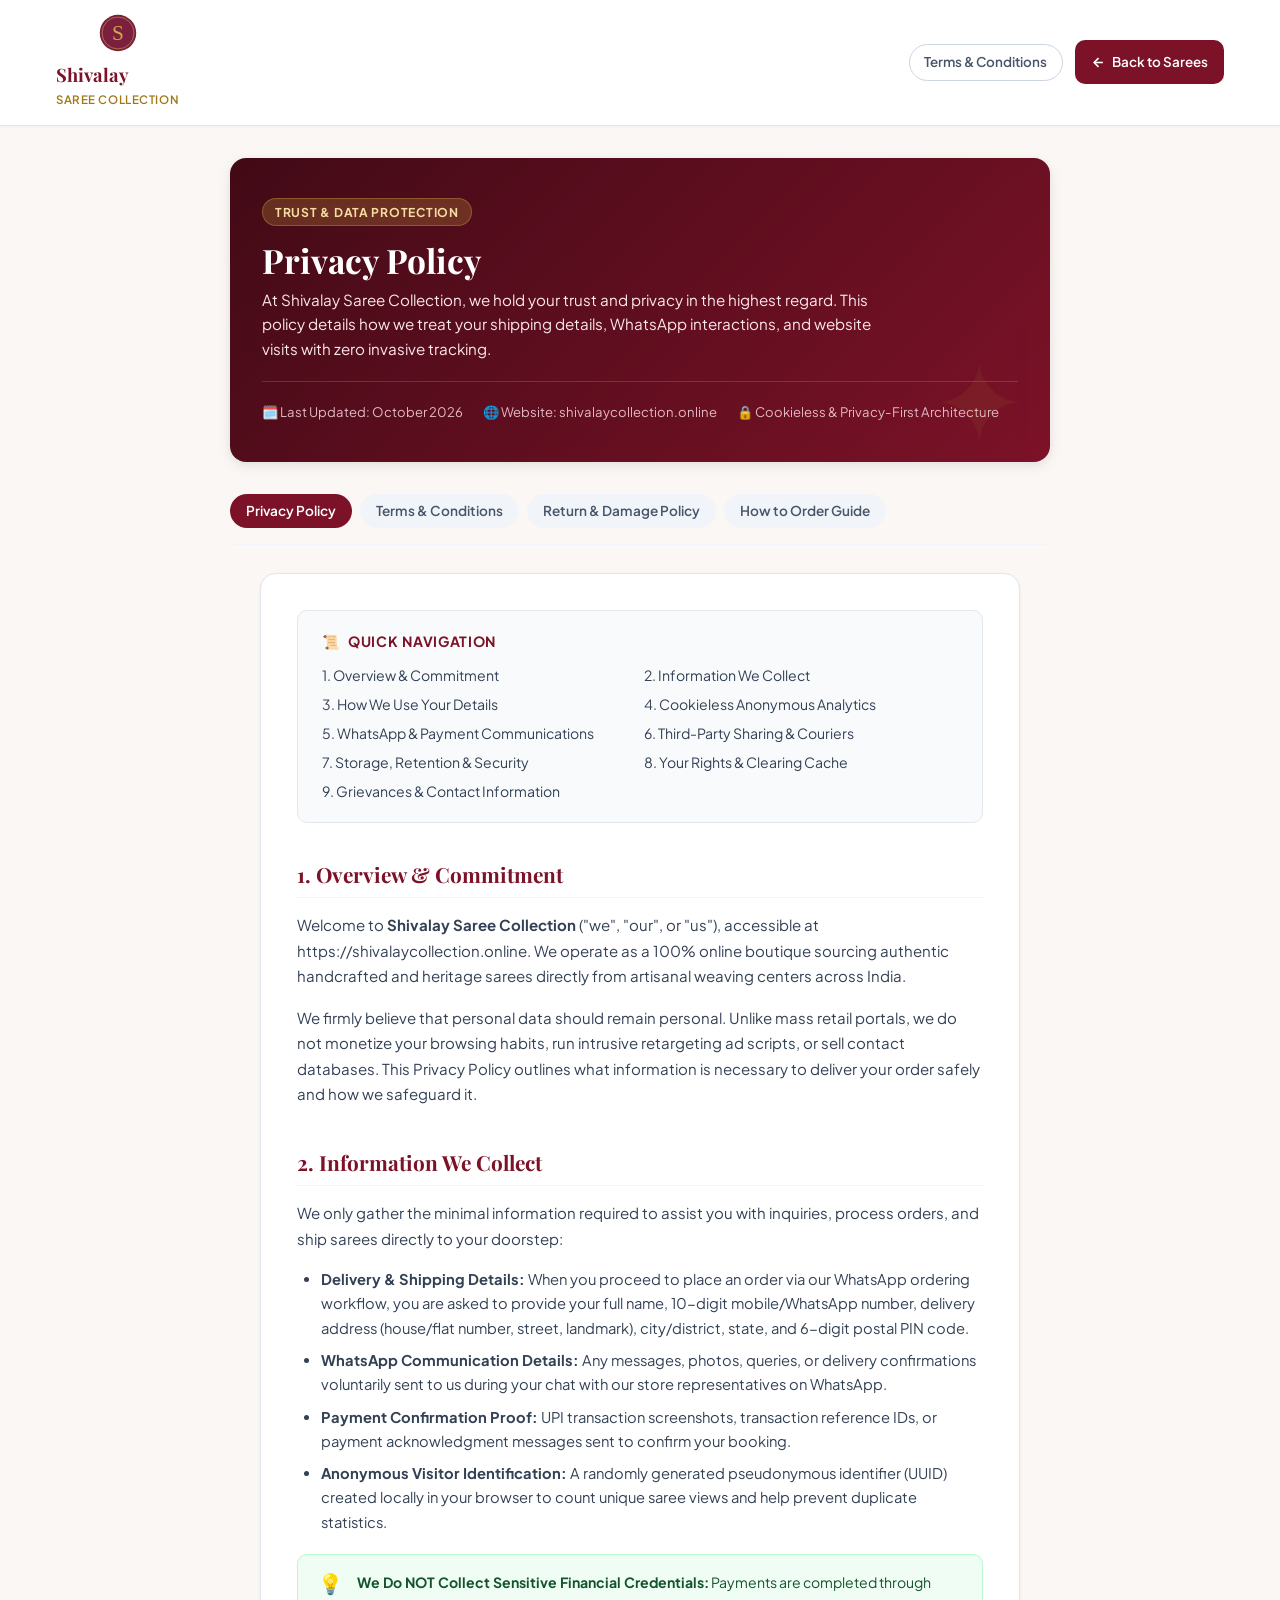
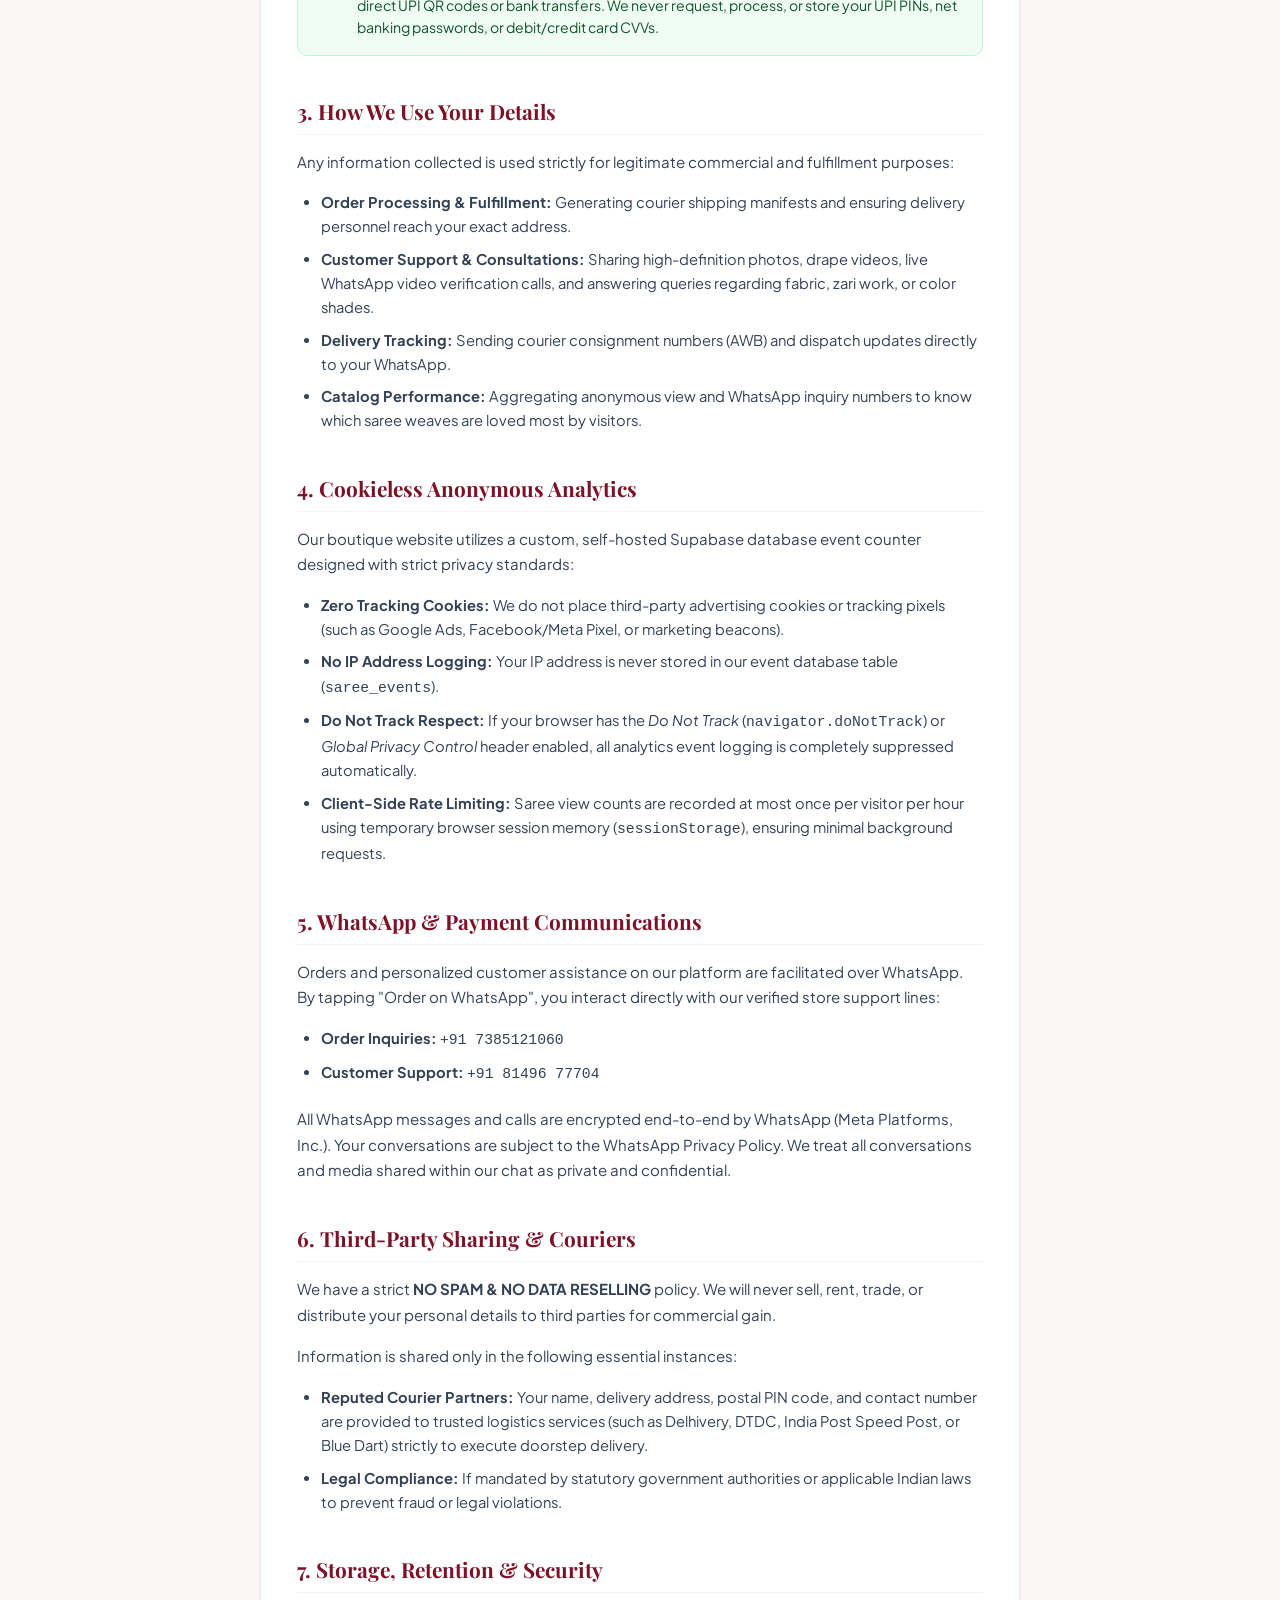
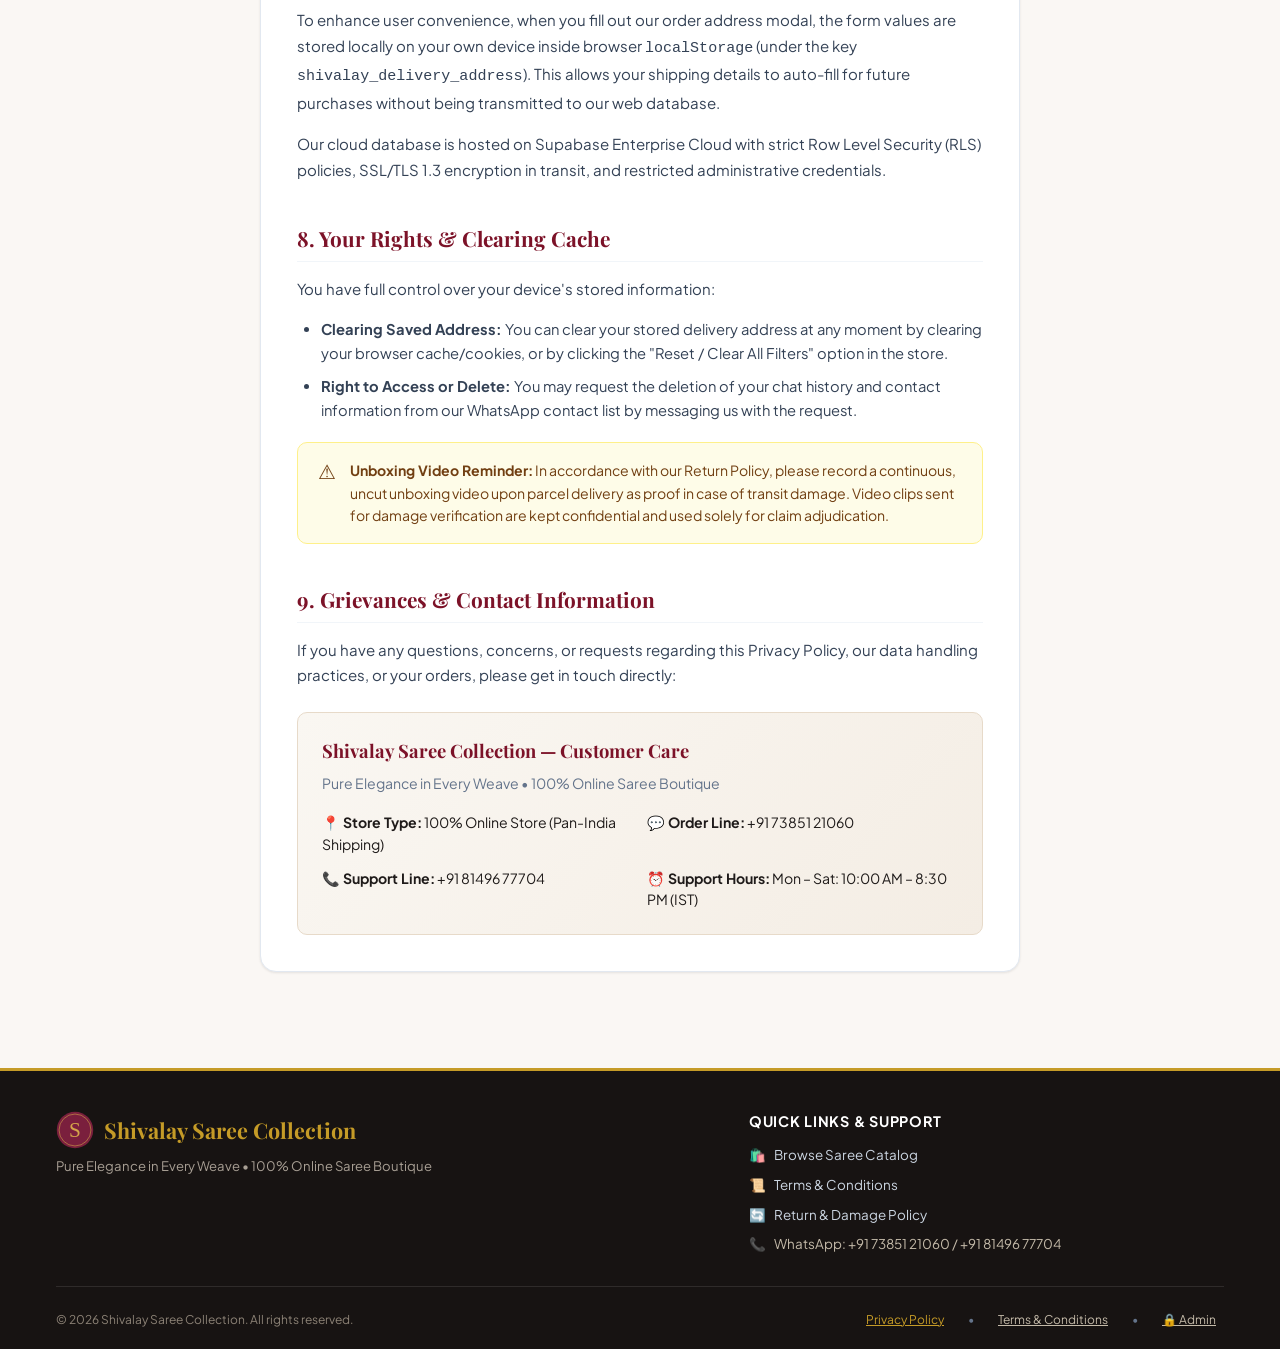
<file: privacy.html>
<!DOCTYPE html>
<html lang="en">

<head>
  <meta charset="UTF-8">
  <meta name="viewport" content="width=device-width, initial-scale=1.0">
  <meta http-equiv="X-UA-Compatible" content="ie=edge">
  <title>Privacy Policy | Shivalay Saree Collection</title>
  <meta name="description"
    content="Read the Privacy Policy of Shivalay Saree Collection. Learn how we handle your shipping details, order inquiries, and anonymous cookieless website metrics with complete privacy and transparency.">
  <meta name="robots" content="index, follow">
  <link rel="canonical" href="https://shivalaycollection.online/privacy.html">

  <!-- Open Graph / WhatsApp Preview -->
  <meta property="og:type" content="website">
  <meta property="og:url" content="https://shivalaycollection.online/privacy.html">
  <meta property="og:title" content="Privacy Policy | Shivalay Saree Collection">
  <meta property="og:description"
    content="Our commitment to safeguarding your privacy, delivery details, and WhatsApp order interactions.">
  <meta property="og:image" content="https://shivalaycollection.online/shivalay-monogram-logo.svg">

  <!-- Favicon -->
  <link rel="icon" type="image/svg+xml" href="/shivalay-monogram-icon.svg">

  <!-- Google Fonts -->
  <link rel="preconnect" href="https://fonts.googleapis.com">
  <link rel="preconnect" href="https://fonts.gstatic.com" crossorigin>
  <link
    href="https://fonts.googleapis.com/css2?family=Playfair+Display:ital,wght@0,500;0,600;0,700;1,400&family=Plus+Jakarta+Sans:wght@300;400;500;600;700&display=swap"
    rel="stylesheet">

  <!-- Stylesheet -->
  <link rel="stylesheet" href="/styles.css">
</head>

<body class="policy-page">

  <!-- Sticky Header -->
  <header class="policy-header">
    <div class="container policy-header-inner">
      <a href="/" data-link class="brand-link" style="display: flex; align-items: center; gap: 0.75rem; text-decoration: none;">
        <img src="/shivalay-monogram-icon.svg" alt="Shivalay Saree Collection Logo" width="38" height="38" style="object-fit: contain;">
        <div>
          <span style="font-family: var(--font-serif); font-size: 1.15rem; font-weight: 700; color: var(--color-primary); display: block; line-height: 1.2;">Shivalay</span>
          <span style="font-size: 0.72rem; color: var(--color-accent-gold-dark); font-weight: 600; letter-spacing: 0.05em; text-transform: uppercase;">Saree Collection</span>
        </div>
      </a>

      <div class="policy-nav-actions">
        <a href="/terms.html" class="btn-secondary-outline" style="padding: 0.45rem 0.9rem; font-size: 0.84rem;">
          Terms & Conditions
        </a>
        <a href="/" data-link class="btn-primary" style="padding: 0.45rem 1rem; font-size: 0.84rem; display: inline-flex; align-items: center; gap: 0.4rem;">
          <svg width="15" height="15" viewBox="0 0 24 24" fill="none" stroke="currentColor" stroke-width="2.5">
            <line x1="19" y1="12" x2="5" y2="12"></line>
            <polyline points="12 19 5 12 12 5"></polyline>
          </svg>
          Back to Sarees
        </a>
      </div>
    </div>
  </header>

  <main class="policy-container">

    <!-- Hero Banner -->
    <section class="policy-hero">
      <span class="policy-badge">Trust & Data Protection</span>
      <h1 class="policy-hero-title">Privacy Policy</h1>
      <p class="policy-hero-sub">
        At Shivalay Saree Collection, we hold your trust and privacy in the highest regard. This policy details how we treat your shipping details, WhatsApp interactions, and website visits with zero invasive tracking.
      </p>
      <div class="policy-meta-row">
        <span>🗓️ Last Updated: October 2026</span>
        <span>🌐 Website: shivalaycollection.online</span>
        <span>🔒 Cookieless & Privacy-First Architecture</span>
      </div>
    </section>

    <!-- Navigation Pills between Legal Pages -->
    <div class="policy-nav-pills">
      <a href="/privacy.html" class="policy-nav-pill active">Privacy Policy</a>
      <a href="/terms.html" class="policy-nav-pill">Terms & Conditions</a>
      <a href="/#return-policy" class="policy-nav-pill">Return & Damage Policy</a>
      <a href="/#how-to-order" class="policy-nav-pill">How to Order Guide</a>
    </div>

    <!-- Main Content Card -->
    <article class="policy-card">

      <!-- Table of Contents -->
      <nav class="policy-toc" aria-label="Table of Contents">
        <div class="policy-toc-title">
          <span>📜</span> Quick Navigation
        </div>
        <ul class="policy-toc-list">
          <li><a href="#sec-overview" class="policy-toc-link">1. Overview & Commitment</a></li>
          <li><a href="#sec-info-we-collect" class="policy-toc-link">2. Information We Collect</a></li>
          <li><a href="#sec-how-we-use" class="policy-toc-link">3. How We Use Your Details</a></li>
          <li><a href="#sec-cookieless-analytics" class="policy-toc-link">4. Cookieless Anonymous Analytics</a></li>
          <li><a href="#sec-whatsapp-privacy" class="policy-toc-link">5. WhatsApp & Payment Communications</a></li>
          <li><a href="#sec-data-sharing" class="policy-toc-link">6. Third-Party Sharing & Couriers</a></li>
          <li><a href="#sec-storage-security" class="policy-toc-link">7. Storage, Retention & Security</a></li>
          <li><a href="#sec-user-rights" class="policy-toc-link">8. Your Rights & Clearing Cache</a></li>
          <li><a href="#sec-contact" class="policy-toc-link">9. Grievances & Contact Information</a></li>
        </ul>
      </nav>

      <!-- Section 1 -->
      <section id="sec-overview" class="policy-section">
        <h2 class="policy-section-title">1. Overview & Commitment</h2>
        <p>
          Welcome to <strong>Shivalay Saree Collection</strong> ("we", "our", or "us"), accessible at <a href="https://shivalaycollection.online" target="_blank" rel="noopener">https://shivalaycollection.online</a>. We operate as a 100% online boutique sourcing authentic handcrafted and heritage sarees directly from artisanal weaving centers across India.
        </p>
        <p>
          We firmly believe that personal data should remain personal. Unlike mass retail portals, we do not monetize your browsing habits, run intrusive retargeting ad scripts, or sell contact databases. This Privacy Policy outlines what information is necessary to deliver your order safely and how we safeguard it.
        </p>
      </section>

      <!-- Section 2 -->
      <section id="sec-info-we-collect" class="policy-section">
        <h2 class="policy-section-title">2. Information We Collect</h2>
        <p>
          We only gather the minimal information required to assist you with inquiries, process orders, and ship sarees directly to your doorstep:
        </p>
        <ul>
          <li>
            <strong>Delivery & Shipping Details:</strong> When you proceed to place an order via our WhatsApp ordering workflow, you are asked to provide your full name, 10-digit mobile/WhatsApp number, delivery address (house/flat number, street, landmark), city/district, state, and 6-digit postal PIN code.
          </li>
          <li>
            <strong>WhatsApp Communication Details:</strong> Any messages, photos, queries, or delivery confirmations voluntarily sent to us during your chat with our store representatives on WhatsApp.
          </li>
          <li>
            <strong>Payment Confirmation Proof:</strong> UPI transaction screenshots, transaction reference IDs, or payment acknowledgment messages sent to confirm your booking.
          </li>
          <li>
            <strong>Anonymous Visitor Identification:</strong> A randomly generated pseudonymous identifier (UUID) created locally in your browser to count unique saree views and help prevent duplicate statistics.
          </li>
        </ul>

        <div class="policy-callout policy-callout-info">
          <span class="policy-callout-icon">💡</span>
          <div>
            <strong>We Do NOT Collect Sensitive Financial Credentials:</strong> Payments are completed through direct UPI QR codes or bank transfers. We never request, process, or store your UPI PINs, net banking passwords, or debit/credit card CVVs.
          </div>
        </div>
      </section>

      <!-- Section 3 -->
      <section id="sec-how-we-use" class="policy-section">
        <h2 class="policy-section-title">3. How We Use Your Details</h2>
        <p>
          Any information collected is used strictly for legitimate commercial and fulfillment purposes:
        </p>
        <ul>
          <li><strong>Order Processing & Fulfillment:</strong> Generating courier shipping manifests and ensuring delivery personnel reach your exact address.</li>
          <li><strong>Customer Support & Consultations:</strong> Sharing high-definition photos, drape videos, live WhatsApp video verification calls, and answering queries regarding fabric, zari work, or color shades.</li>
          <li><strong>Delivery Tracking:</strong> Sending courier consignment numbers (AWB) and dispatch updates directly to your WhatsApp.</li>
          <li><strong>Catalog Performance:</strong> Aggregating anonymous view and WhatsApp inquiry numbers to know which saree weaves are loved most by visitors.</li>
        </ul>
      </section>

      <!-- Section 4 -->
      <section id="sec-cookieless-analytics" class="policy-section">
        <h2 class="policy-section-title">4. Cookieless Anonymous Analytics</h2>
        <p>
          Our boutique website utilizes a custom, self-hosted Supabase database event counter designed with strict privacy standards:
        </p>
        <ul>
          <li><strong>Zero Tracking Cookies:</strong> We do not place third-party advertising cookies or tracking pixels (such as Google Ads, Facebook/Meta Pixel, or marketing beacons).</li>
          <li><strong>No IP Address Logging:</strong> Your IP address is never stored in our event database table (<code>saree_events</code>).</li>
          <li><strong>Do Not Track Respect:</strong> If your browser has the <em>Do Not Track</em> (<code>navigator.doNotTrack</code>) or <em>Global Privacy Control</em> header enabled, all analytics event logging is completely suppressed automatically.</li>
          <li><strong>Client-Side Rate Limiting:</strong> Saree view counts are recorded at most once per visitor per hour using temporary browser session memory (<code>sessionStorage</code>), ensuring minimal background requests.</li>
        </ul>
      </section>

      <!-- Section 5 -->
      <section id="sec-whatsapp-privacy" class="policy-section">
        <h2 class="policy-section-title">5. WhatsApp & Payment Communications</h2>
        <p>
          Orders and personalized customer assistance on our platform are facilitated over WhatsApp. By tapping "Order on WhatsApp", you interact directly with our verified store support lines:
        </p>
        <ul>
          <li><strong>Order Inquiries:</strong> <code>+91 7385121060</code></li>
          <li><strong>Customer Support:</strong> <code>+91 81496 77704</code></li>
        </ul>
        <p>
          All WhatsApp messages and calls are encrypted end-to-end by WhatsApp (Meta Platforms, Inc.). Your conversations are subject to the <a href="https://www.whatsapp.com/legal/privacy-policy" target="_blank" rel="noopener">WhatsApp Privacy Policy</a>. We treat all conversations and media shared within our chat as private and confidential.
        </p>
      </section>

      <!-- Section 6 -->
      <section id="sec-data-sharing" class="policy-section">
        <h2 class="policy-section-title">6. Third-Party Sharing & Couriers</h2>
        <p>
          We have a strict <strong>NO SPAM & NO DATA RESELLING</strong> policy. We will never sell, rent, trade, or distribute your personal details to third parties for commercial gain.
        </p>
        <p>
          Information is shared only in the following essential instances:
        </p>
        <ul>
          <li>
            <strong>Reputed Courier Partners:</strong> Your name, delivery address, postal PIN code, and contact number are provided to trusted logistics services (such as Delhivery, DTDC, India Post Speed Post, or Blue Dart) strictly to execute doorstep delivery.
          </li>
          <li>
            <strong>Legal Compliance:</strong> If mandated by statutory government authorities or applicable Indian laws to prevent fraud or legal violations.
          </li>
        </ul>
      </section>

      <!-- Section 7 -->
      <section id="sec-storage-security" class="policy-section">
        <h2 class="policy-section-title">7. Storage, Retention & Security</h2>
        <p>
          To enhance user convenience, when you fill out our order address modal, the form values are stored locally on your own device inside browser <code>localStorage</code> (under the key <code>shivalay_delivery_address</code>). This allows your shipping details to auto-fill for future purchases without being transmitted to our web database.
        </p>
        <p>
          Our cloud database is hosted on Supabase Enterprise Cloud with strict Row Level Security (RLS) policies, SSL/TLS 1.3 encryption in transit, and restricted administrative credentials.
        </p>
      </section>

      <!-- Section 8 -->
      <section id="sec-user-rights" class="policy-section">
        <h2 class="policy-section-title">8. Your Rights & Clearing Cache</h2>
        <p>
          You have full control over your device's stored information:
        </p>
        <ul>
          <li>
            <strong>Clearing Saved Address:</strong> You can clear your stored delivery address at any moment by clearing your browser cache/cookies, or by clicking the "Reset / Clear All Filters" option in the store.
          </li>
          <li>
            <strong>Right to Access or Delete:</strong> You may request the deletion of your chat history and contact information from our WhatsApp contact list by messaging us with the request.
          </li>
        </ul>

        <div class="policy-callout policy-callout-warning">
          <span class="policy-callout-icon">⚠️</span>
          <div>
            <strong>Unboxing Video Reminder:</strong> In accordance with our Return Policy, please record a continuous, uncut unboxing video upon parcel delivery as proof in case of transit damage. Video clips sent for damage verification are kept confidential and used solely for claim adjudication.
          </div>
        </div>
      </section>

      <!-- Section 9 -->
      <section id="sec-contact" class="policy-section">
        <h2 class="policy-section-title">9. Grievances & Contact Information</h2>
        <p>
          If you have any questions, concerns, or requests regarding this Privacy Policy, our data handling practices, or your orders, please get in touch directly:
        </p>

        <div class="policy-contact-box">
          <div class="policy-contact-title">Shivalay Saree Collection — Customer Care</div>
          <p style="font-size: 0.88rem; color: #64748b; margin-bottom: 0.5rem;">
            Pure Elegance in Every Weave • 100% Online Saree Boutique
          </p>
          <div class="policy-contact-grid">
            <div>
              <strong>📍 Store Type:</strong> 100% Online Store (Pan-India Shipping)
            </div>
            <div>
              <strong>💬 Order Line:</strong> <a href="https://wa.me/917385121060" target="_blank" rel="noopener">+91 73851 21060</a>
            </div>
            <div>
              <strong>📞 Support Line:</strong> <a href="tel:+918149677704">+91 81496 77704</a>
            </div>
            <div>
              <strong>⏰ Support Hours:</strong> Mon – Sat: 10:00 AM – 8:30 PM (IST)
            </div>
          </div>
        </div>
      </section>

    </article>

  </main>

  <!-- Site Footer -->
  <footer class="site-footer">
    <div class="container">
      <div class="footer-grid">
        <div>
          <div class="footer-brand-header">
            <img src="/shivalay-monogram-icon.svg" alt="Shivalay Saree Collection Icon" class="footer-brand-icon" width="38" height="38">
            <h3 class="footer-brand-title">Shivalay Saree Collection</h3>
          </div>
          <p class="footer-brand-tagline">Pure Elegance in Every Weave • 100% Online Saree Boutique</p>
        </div>

        <div>
          <h4 class="footer-heading">Quick Links & Support</h4>
          <ul class="footer-contact-list">
            <li class="footer-contact-item">
              <span>🛍️</span>
              <a href="/" data-link style="color: #cbd5e1; text-decoration: none;">Browse Saree Catalog</a>
            </li>
            <li class="footer-contact-item">
              <span>📜</span>
              <a href="/terms.html" style="color: #cbd5e1; text-decoration: none;">Terms & Conditions</a>
            </li>
            <li class="footer-contact-item">
              <span>🔄</span>
              <a href="/#return-policy" style="color: #cbd5e1; text-decoration: none;">Return & Damage Policy</a>
            </li>
            <li class="footer-contact-item">
              <span>📞</span>
              <span>WhatsApp: +91 73851 21060 / +91 81496 77704</span>
            </li>
          </ul>
        </div>
      </div>

      <div class="footer-bottom">
        <p>© 2026 Shivalay Saree Collection. All rights reserved.</p>
        <div style="display: flex; gap: 1rem; align-items: center; flex-wrap: wrap;">
          <a href="/privacy.html" class="footer-admin-link" style="color: var(--color-accent-gold);">Privacy Policy</a>
          <span style="color: #64748b;">•</span>
          <a href="/terms.html" class="footer-admin-link">Terms & Conditions</a>
          <span style="color: #64748b;">•</span>
          <a href="/admin.html" class="footer-admin-link" title="Store Admin Login">🔒 Admin</a>
        </div>
      </div>
    </div>
  </footer>

</body>

</html>
</file>
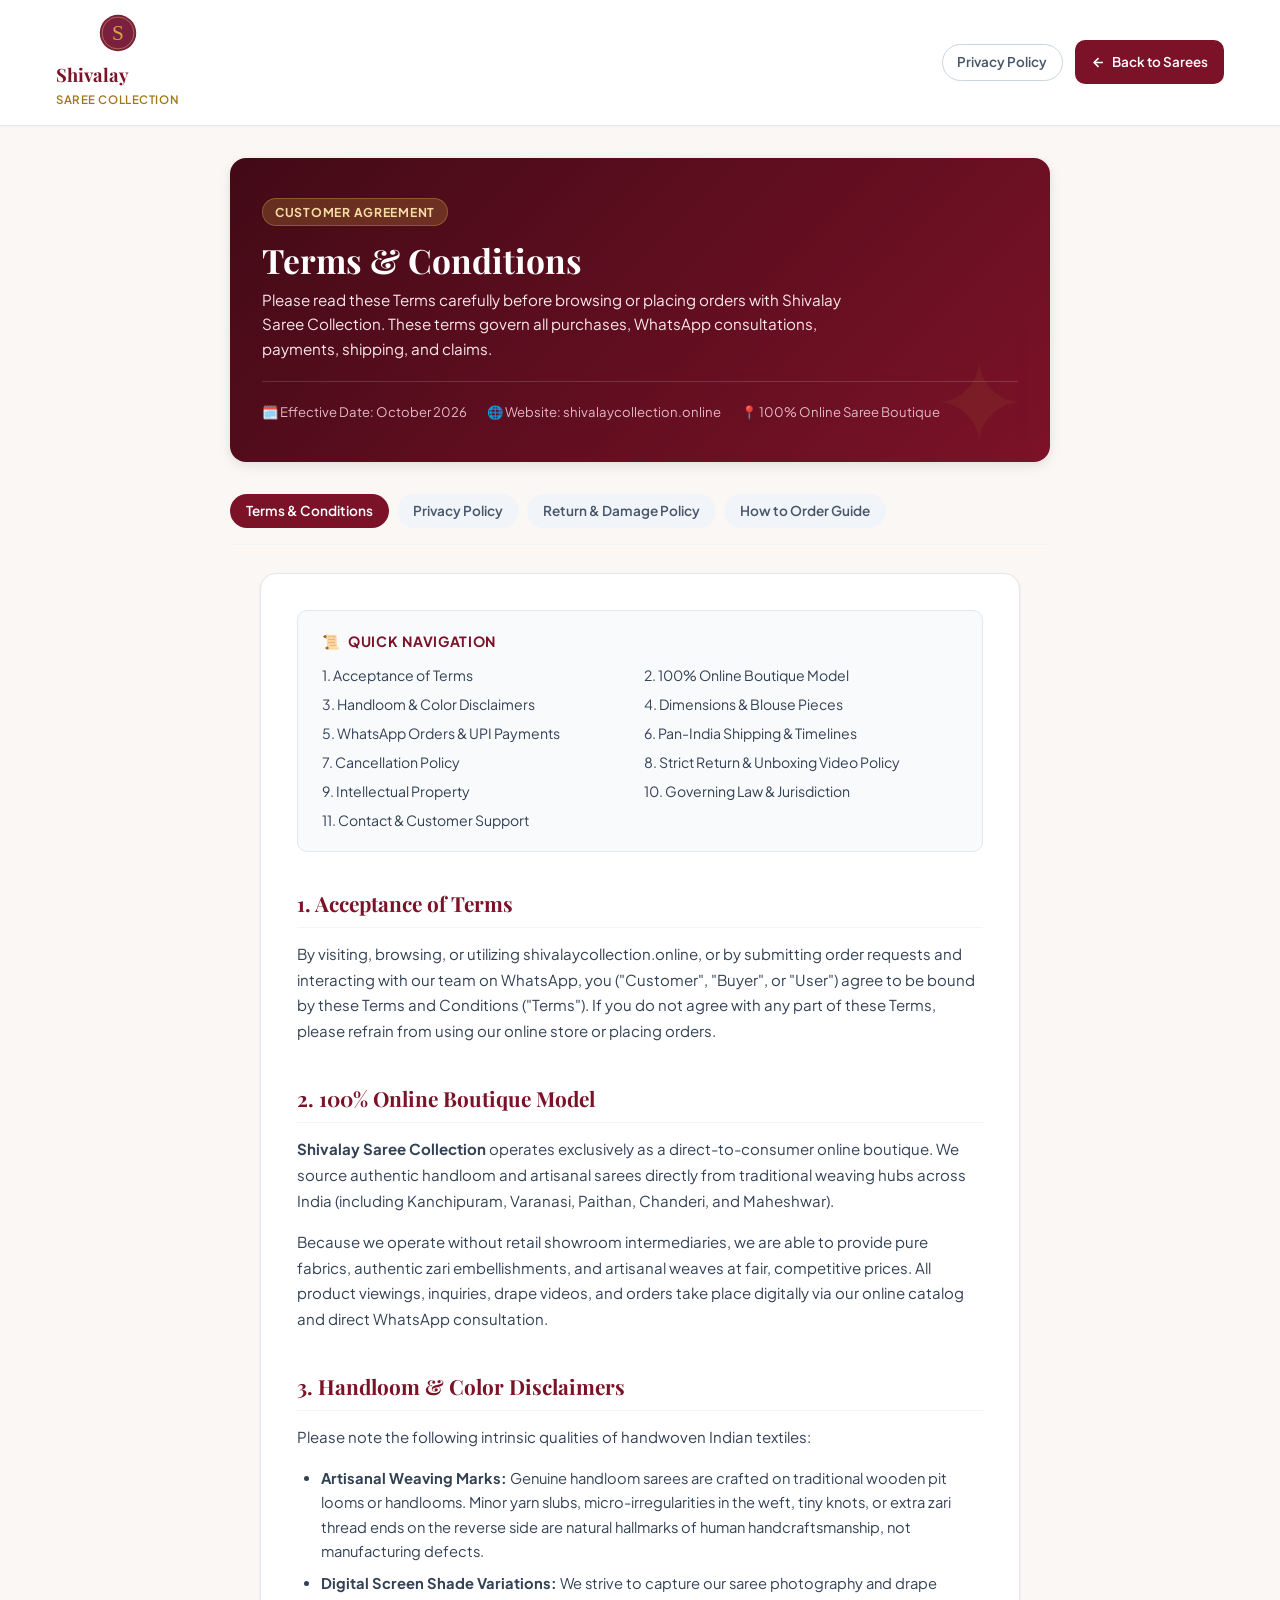
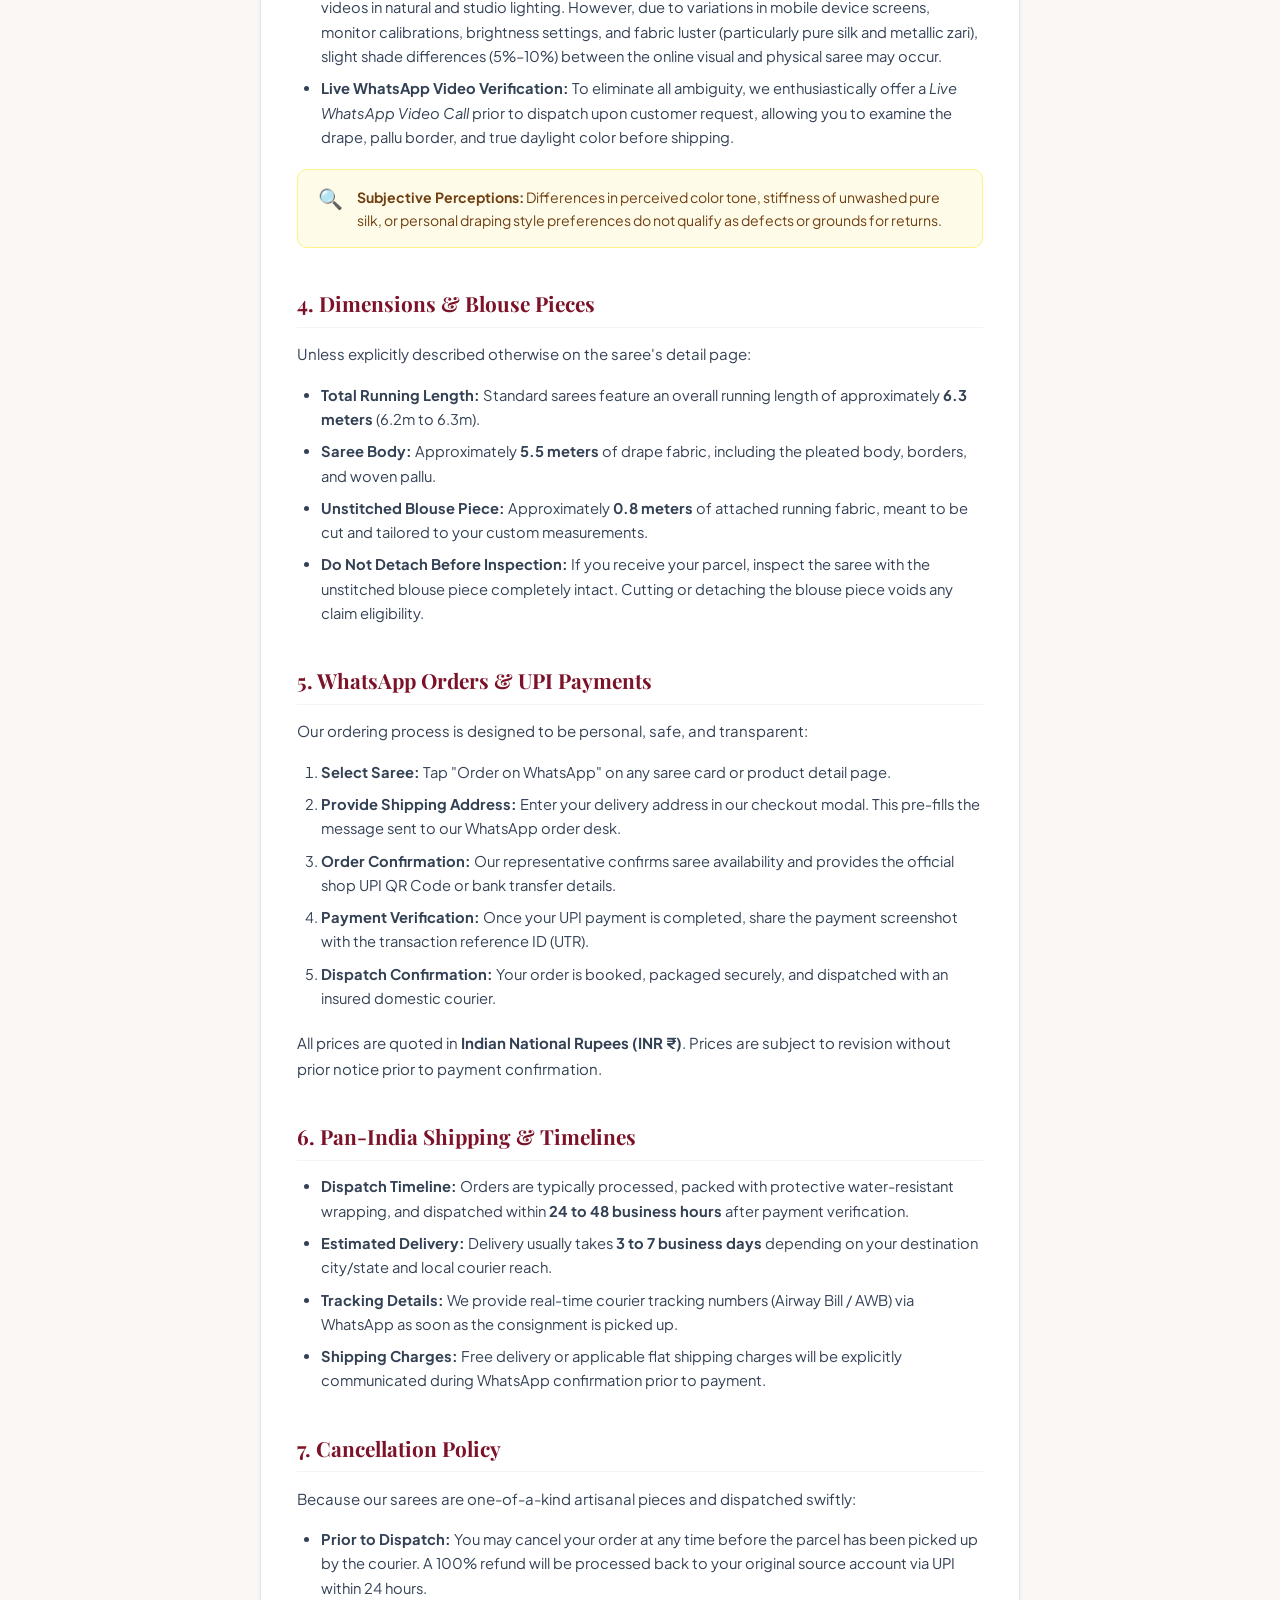
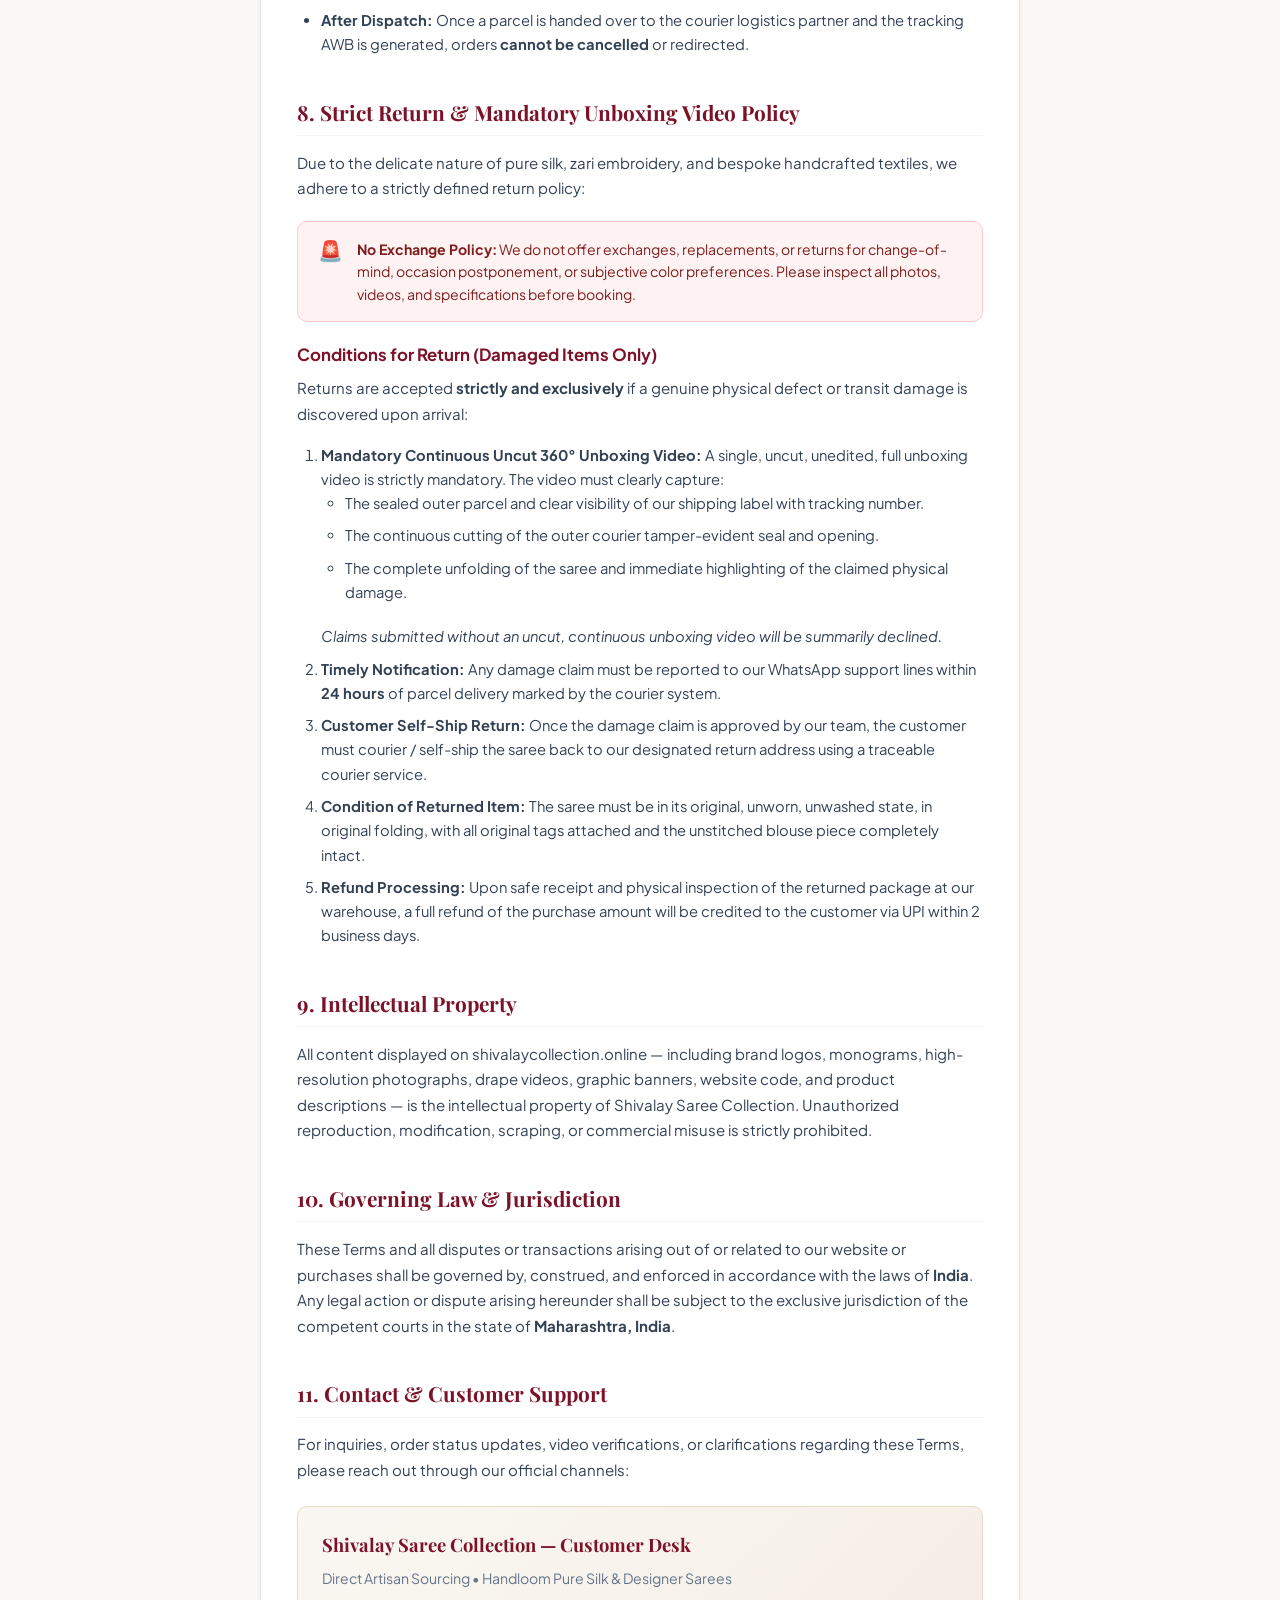
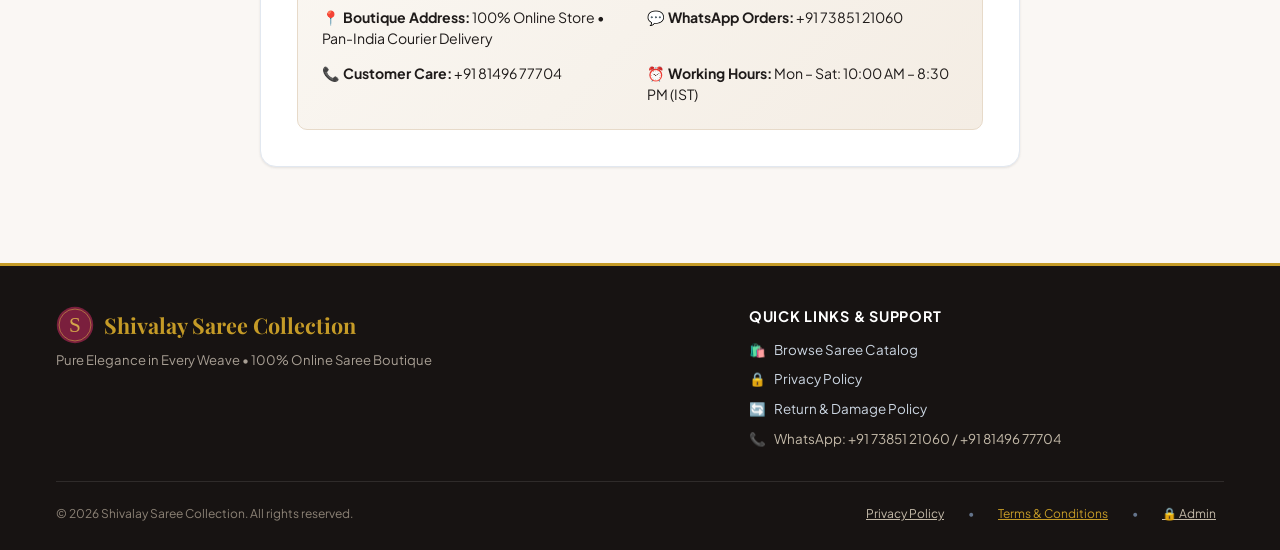
<file: terms.html>
<!DOCTYPE html>
<html lang="en">

<head>
  <meta charset="UTF-8">
  <meta name="viewport" content="width=device-width, initial-scale=1.0">
  <meta http-equiv="X-UA-Compatible" content="ie=edge">
  <title>Terms & Conditions | Shivalay Saree Collection</title>
  <meta name="description"
    content="Terms and Conditions of Shivalay Saree Collection. Read our policies regarding handloom saree orders, live video verifications, payments, Pan-India shipping, and damage return rules.">
  <meta name="robots" content="index, follow">
  <link rel="canonical" href="https://shivalaycollection.online/terms.html">

  <!-- Open Graph / WhatsApp Preview -->
  <meta property="og:type" content="website">
  <meta property="og:url" content="https://shivalaycollection.online/terms.html">
  <meta property="og:title" content="Terms & Conditions | Shivalay Saree Collection">
  <meta property="og:description"
    content="Our order, payment, shipping, handloom disclaimers, and return policies for pure silk and designer sarees.">
  <meta property="og:image" content="https://shivalaycollection.online/shivalay-monogram-logo.svg">

  <!-- Favicon -->
  <link rel="icon" type="image/svg+xml" href="/shivalay-monogram-icon.svg">

  <!-- Google Fonts -->
  <link rel="preconnect" href="https://fonts.googleapis.com">
  <link rel="preconnect" href="https://fonts.gstatic.com" crossorigin>
  <link
    href="https://fonts.googleapis.com/css2?family=Playfair+Display:ital,wght@0,500;0,600;0,700;1,400&family=Plus+Jakarta+Sans:wght@300;400;500;600;700&display=swap"
    rel="stylesheet">

  <!-- Stylesheet -->
  <link rel="stylesheet" href="/styles.css">
</head>

<body class="policy-page">

  <!-- Sticky Header -->
  <header class="policy-header">
    <div class="container policy-header-inner">
      <a href="/" data-link class="brand-link" style="display: flex; align-items: center; gap: 0.75rem; text-decoration: none;">
        <img src="/shivalay-monogram-icon.svg" alt="Shivalay Saree Collection Logo" width="38" height="38" style="object-fit: contain;">
        <div>
          <span style="font-family: var(--font-serif); font-size: 1.15rem; font-weight: 700; color: var(--color-primary); display: block; line-height: 1.2;">Shivalay</span>
          <span style="font-size: 0.72rem; color: var(--color-accent-gold-dark); font-weight: 600; letter-spacing: 0.05em; text-transform: uppercase;">Saree Collection</span>
        </div>
      </a>

      <div class="policy-nav-actions">
        <a href="/privacy.html" class="btn-secondary-outline" style="padding: 0.45rem 0.9rem; font-size: 0.84rem;">
          Privacy Policy
        </a>
        <a href="/" data-link class="btn-primary" style="padding: 0.45rem 1rem; font-size: 0.84rem; display: inline-flex; align-items: center; gap: 0.4rem;">
          <svg width="15" height="15" viewBox="0 0 24 24" fill="none" stroke="currentColor" stroke-width="2.5">
            <line x1="19" y1="12" x2="5" y2="12"></line>
            <polyline points="12 19 5 12 12 5"></polyline>
          </svg>
          Back to Sarees
        </a>
      </div>
    </div>
  </header>

  <main class="policy-container">

    <!-- Hero Banner -->
    <section class="policy-hero">
      <span class="policy-badge">Customer Agreement</span>
      <h1 class="policy-hero-title">Terms & Conditions</h1>
      <p class="policy-hero-sub">
        Please read these Terms carefully before browsing or placing orders with Shivalay Saree Collection. These terms govern all purchases, WhatsApp consultations, payments, shipping, and claims.
      </p>
      <div class="policy-meta-row">
        <span>🗓️ Effective Date: October 2026</span>
        <span>🌐 Website: shivalaycollection.online</span>
        <span>📍 100% Online Saree Boutique</span>
      </div>
    </section>

    <!-- Navigation Pills between Legal Pages -->
    <div class="policy-nav-pills">
      <a href="/terms.html" class="policy-nav-pill active">Terms & Conditions</a>
      <a href="/privacy.html" class="policy-nav-pill">Privacy Policy</a>
      <a href="/#return-policy" class="policy-nav-pill">Return & Damage Policy</a>
      <a href="/#how-to-order" class="policy-nav-pill">How to Order Guide</a>
    </div>

    <!-- Main Content Card -->
    <article class="policy-card">

      <!-- Table of Contents -->
      <nav class="policy-toc" aria-label="Table of Contents">
        <div class="policy-toc-title">
          <span>📜</span> Quick Navigation
        </div>
        <ul class="policy-toc-list">
          <li><a href="#sec-acceptance" class="policy-toc-link">1. Acceptance of Terms</a></li>
          <li><a href="#sec-business-model" class="policy-toc-link">2. 100% Online Boutique Model</a></li>
          <li><a href="#sec-handloom-colors" class="policy-toc-link">3. Handloom & Color Disclaimers</a></li>
          <li><a href="#sec-dimensions-blouse" class="policy-toc-link">4. Dimensions & Blouse Pieces</a></li>
          <li><a href="#sec-ordering-payments" class="policy-toc-link">5. WhatsApp Orders & UPI Payments</a></li>
          <li><a href="#sec-shipping" class="policy-toc-link">6. Pan-India Shipping & Timelines</a></li>
          <li><a href="#sec-cancellation" class="policy-toc-link">7. Cancellation Policy</a></li>
          <li><a href="#sec-returns" class="policy-toc-link">8. Strict Return & Unboxing Video Policy</a></li>
          <li><a href="#sec-ip-rights" class="policy-toc-link">9. Intellectual Property</a></li>
          <li><a href="#sec-liability-law" class="policy-toc-link">10. Governing Law & Jurisdiction</a></li>
          <li><a href="#sec-contact-terms" class="policy-toc-link">11. Contact & Customer Support</a></li>
        </ul>
      </nav>

      <!-- Section 1 -->
      <section id="sec-acceptance" class="policy-section">
        <h2 class="policy-section-title">1. Acceptance of Terms</h2>
        <p>
          By visiting, browsing, or utilizing <a href="https://shivalaycollection.online" target="_blank" rel="noopener">shivalaycollection.online</a>, or by submitting order requests and interacting with our team on WhatsApp, you ("Customer", "Buyer", or "User") agree to be bound by these Terms and Conditions ("Terms"). If you do not agree with any part of these Terms, please refrain from using our online store or placing orders.
        </p>
      </section>

      <!-- Section 2 -->
      <section id="sec-business-model" class="policy-section">
        <h2 class="policy-section-title">2. 100% Online Boutique Model</h2>
        <p>
          <strong>Shivalay Saree Collection</strong> operates exclusively as a direct-to-consumer online boutique. We source authentic handloom and artisanal sarees directly from traditional weaving hubs across India (including Kanchipuram, Varanasi, Paithan, Chanderi, and Maheshwar).
        </p>
        <p>
          Because we operate without retail showroom intermediaries, we are able to provide pure fabrics, authentic zari embellishments, and artisanal weaves at fair, competitive prices. All product viewings, inquiries, drape videos, and orders take place digitally via our online catalog and direct WhatsApp consultation.
        </p>
      </section>

      <!-- Section 3 -->
      <section id="sec-handloom-colors" class="policy-section">
        <h2 class="policy-section-title">3. Handloom & Color Disclaimers</h2>
        <p>
          Please note the following intrinsic qualities of handwoven Indian textiles:
        </p>
        <ul>
          <li>
            <strong>Artisanal Weaving Marks:</strong> Genuine handloom sarees are crafted on traditional wooden pit looms or handlooms. Minor yarn slubs, micro-irregularities in the weft, tiny knots, or extra zari thread ends on the reverse side are natural hallmarks of human handcraftsmanship, not manufacturing defects.
          </li>
          <li>
            <strong>Digital Screen Shade Variations:</strong> We strive to capture our saree photography and drape videos in natural and studio lighting. However, due to variations in mobile device screens, monitor calibrations, brightness settings, and fabric luster (particularly pure silk and metallic zari), slight shade differences (5%–10%) between the online visual and physical saree may occur.
          </li>
          <li>
            <strong>Live WhatsApp Video Verification:</strong> To eliminate all ambiguity, we enthusiastically offer a <em>Live WhatsApp Video Call</em> prior to dispatch upon customer request, allowing you to examine the drape, pallu border, and true daylight color before shipping.
          </li>
        </ul>

        <div class="policy-callout policy-callout-warning">
          <span class="policy-callout-icon">🔍</span>
          <div>
            <strong>Subjective Perceptions:</strong> Differences in perceived color tone, stiffness of unwashed pure silk, or personal draping style preferences do not qualify as defects or grounds for returns.
          </div>
        </div>
      </section>

      <!-- Section 4 -->
      <section id="sec-dimensions-blouse" class="policy-section">
        <h2 class="policy-section-title">4. Dimensions & Blouse Pieces</h2>
        <p>
          Unless explicitly described otherwise on the saree's detail page:
        </p>
        <ul>
          <li>
            <strong>Total Running Length:</strong> Standard sarees feature an overall running length of approximately <strong>6.3 meters</strong> (6.2m to 6.3m).
          </li>
          <li>
            <strong>Saree Body:</strong> Approximately <strong>5.5 meters</strong> of drape fabric, including the pleated body, borders, and woven pallu.
          </li>
          <li>
            <strong>Unstitched Blouse Piece:</strong> Approximately <strong>0.8 meters</strong> of attached running fabric, meant to be cut and tailored to your custom measurements.
          </li>
          <li>
            <strong>Do Not Detach Before Inspection:</strong> If you receive your parcel, inspect the saree with the unstitched blouse piece completely intact. Cutting or detaching the blouse piece voids any claim eligibility.
          </li>
        </ul>
      </section>

      <!-- Section 5 -->
      <section id="sec-ordering-payments" class="policy-section">
        <h2 class="policy-section-title">5. WhatsApp Orders & UPI Payments</h2>
        <p>
          Our ordering process is designed to be personal, safe, and transparent:
        </p>
        <ol>
          <li><strong>Select Saree:</strong> Tap "Order on WhatsApp" on any saree card or product detail page.</li>
          <li><strong>Provide Shipping Address:</strong> Enter your delivery address in our checkout modal. This pre-fills the message sent to our WhatsApp order desk.</li>
          <li><strong>Order Confirmation:</strong> Our representative confirms saree availability and provides the official shop UPI QR Code or bank transfer details.</li>
          <li><strong>Payment Verification:</strong> Once your UPI payment is completed, share the payment screenshot with the transaction reference ID (UTR).</li>
          <li><strong>Dispatch Confirmation:</strong> Your order is booked, packaged securely, and dispatched with an insured domestic courier.</li>
        </ol>
        <p>
          All prices are quoted in <strong>Indian National Rupees (INR ₹)</strong>. Prices are subject to revision without prior notice prior to payment confirmation.
        </p>
      </section>

      <!-- Section 6 -->
      <section id="sec-shipping" class="policy-section">
        <h2 class="policy-section-title">6. Pan-India Shipping & Timelines</h2>
        <ul>
          <li>
            <strong>Dispatch Timeline:</strong> Orders are typically processed, packed with protective water-resistant wrapping, and dispatched within <strong>24 to 48 business hours</strong> after payment verification.
          </li>
          <li>
            <strong>Estimated Delivery:</strong> Delivery usually takes <strong>3 to 7 business days</strong> depending on your destination city/state and local courier reach.
          </li>
          <li>
            <strong>Tracking Details:</strong> We provide real-time courier tracking numbers (Airway Bill / AWB) via WhatsApp as soon as the consignment is picked up.
          </li>
          <li>
            <strong>Shipping Charges:</strong> Free delivery or applicable flat shipping charges will be explicitly communicated during WhatsApp confirmation prior to payment.
          </li>
        </ul>
      </section>

      <!-- Section 7 -->
      <section id="sec-cancellation" class="policy-section">
        <h2 class="policy-section-title">7. Cancellation Policy</h2>
        <p>
          Because our sarees are one-of-a-kind artisanal pieces and dispatched swiftly:
        </p>
        <ul>
          <li><strong>Prior to Dispatch:</strong> You may cancel your order at any time before the parcel has been picked up by the courier. A 100% refund will be processed back to your original source account via UPI within 24 hours.</li>
          <li><strong>After Dispatch:</strong> Once a parcel is handed over to the courier logistics partner and the tracking AWB is generated, orders <strong>cannot be cancelled</strong> or redirected.</li>
        </ul>
      </section>

      <!-- Section 8 -->
      <section id="sec-returns" class="policy-section">
        <h2 class="policy-section-title">8. Strict Return & Mandatory Unboxing Video Policy</h2>
        <p>
          Due to the delicate nature of pure silk, zari embroidery, and bespoke handcrafted textiles, we adhere to a strictly defined return policy:
        </p>

        <div class="policy-callout policy-callout-alert">
          <span class="policy-callout-icon">🚨</span>
          <div>
            <strong>No Exchange Policy:</strong> We do not offer exchanges, replacements, or returns for change-of-mind, occasion postponement, or subjective color preferences. Please inspect all photos, videos, and specifications before booking.
          </div>
        </div>

        <h3 style="font-size: 1.05rem; font-weight: 700; color: var(--color-primary); margin: 1.25rem 0 0.5rem 0;">
          Conditions for Return (Damaged Items Only)
        </h3>
        <p>
          Returns are accepted <strong>strictly and exclusively</strong> if a genuine physical defect or transit damage is discovered upon arrival:
        </p>
        <ol>
          <li>
            <strong>Mandatory Continuous Uncut 360° Unboxing Video:</strong> A single, uncut, unedited, full unboxing video is strictly mandatory. The video must clearly capture:
            <ul>
              <li>The sealed outer parcel and clear visibility of our shipping label with tracking number.</li>
              <li>The continuous cutting of the outer courier tamper-evident seal and opening.</li>
              <li>The complete unfolding of the saree and immediate highlighting of the claimed physical damage.</li>
            </ul>
            <em>Claims submitted without an uncut, continuous unboxing video will be summarily declined.</em>
          </li>
          <li>
            <strong>Timely Notification:</strong> Any damage claim must be reported to our WhatsApp support lines within <strong>24 hours</strong> of parcel delivery marked by the courier system.
          </li>
          <li>
            <strong>Customer Self-Ship Return:</strong> Once the damage claim is approved by our team, the customer must courier / self-ship the saree back to our designated return address using a traceable courier service.
          </li>
          <li>
            <strong>Condition of Returned Item:</strong> The saree must be in its original, unworn, unwashed state, in original folding, with all original tags attached and the unstitched blouse piece completely intact.
          </li>
          <li>
            <strong>Refund Processing:</strong> Upon safe receipt and physical inspection of the returned package at our warehouse, a full refund of the purchase amount will be credited to the customer via UPI within 2 business days.
          </li>
        </ol>
      </section>

      <!-- Section 9 -->
      <section id="sec-ip-rights" class="policy-section">
        <h2 class="policy-section-title">9. Intellectual Property</h2>
        <p>
          All content displayed on <a href="https://shivalaycollection.online" target="_blank" rel="noopener">shivalaycollection.online</a> — including brand logos, monograms, high-resolution photographs, drape videos, graphic banners, website code, and product descriptions — is the intellectual property of Shivalay Saree Collection. Unauthorized reproduction, modification, scraping, or commercial misuse is strictly prohibited.
        </p>
      </section>

      <!-- Section 10 -->
      <section id="sec-liability-law" class="policy-section">
        <h2 class="policy-section-title">10. Governing Law & Jurisdiction</h2>
        <p>
          These Terms and all disputes or transactions arising out of or related to our website or purchases shall be governed by, construed, and enforced in accordance with the laws of <strong>India</strong>. Any legal action or dispute arising hereunder shall be subject to the exclusive jurisdiction of the competent courts in the state of <strong>Maharashtra, India</strong>.
        </p>
      </section>

      <!-- Section 11 -->
      <section id="sec-contact-terms" class="policy-section">
        <h2 class="policy-section-title">11. Contact & Customer Support</h2>
        <p>
          For inquiries, order status updates, video verifications, or clarifications regarding these Terms, please reach out through our official channels:
        </p>

        <div class="policy-contact-box">
          <div class="policy-contact-title">Shivalay Saree Collection — Customer Desk</div>
          <p style="font-size: 0.88rem; color: #64748b; margin-bottom: 0.5rem;">
            Direct Artisan Sourcing • Handloom Pure Silk & Designer Sarees
          </p>
          <div class="policy-contact-grid">
            <div>
              <strong>📍 Boutique Address:</strong> 100% Online Store • Pan-India Courier Delivery
            </div>
            <div>
              <strong>💬 WhatsApp Orders:</strong> <a href="https://wa.me/917385121060" target="_blank" rel="noopener">+91 73851 21060</a>
            </div>
            <div>
              <strong>📞 Customer Care:</strong> <a href="tel:+918149677704">+91 81496 77704</a>
            </div>
            <div>
              <strong>⏰ Working Hours:</strong> Mon – Sat: 10:00 AM – 8:30 PM (IST)
            </div>
          </div>
        </div>
      </section>

    </article>

  </main>

  <!-- Site Footer -->
  <footer class="site-footer">
    <div class="container">
      <div class="footer-grid">
        <div>
          <div class="footer-brand-header">
            <img src="/shivalay-monogram-icon.svg" alt="Shivalay Saree Collection Icon" class="footer-brand-icon" width="38" height="38">
            <h3 class="footer-brand-title">Shivalay Saree Collection</h3>
          </div>
          <p class="footer-brand-tagline">Pure Elegance in Every Weave • 100% Online Saree Boutique</p>
        </div>

        <div>
          <h4 class="footer-heading">Quick Links & Support</h4>
          <ul class="footer-contact-list">
            <li class="footer-contact-item">
              <span>🛍️</span>
              <a href="/" data-link style="color: #cbd5e1; text-decoration: none;">Browse Saree Catalog</a>
            </li>
            <li class="footer-contact-item">
              <span>🔒</span>
              <a href="/privacy.html" style="color: #cbd5e1; text-decoration: none;">Privacy Policy</a>
            </li>
            <li class="footer-contact-item">
              <span>🔄</span>
              <a href="/#return-policy" style="color: #cbd5e1; text-decoration: none;">Return & Damage Policy</a>
            </li>
            <li class="footer-contact-item">
              <span>📞</span>
              <span>WhatsApp: +91 73851 21060 / +91 81496 77704</span>
            </li>
          </ul>
        </div>
      </div>

      <div class="footer-bottom">
        <p>© 2026 Shivalay Saree Collection. All rights reserved.</p>
        <div style="display: flex; gap: 1rem; align-items: center; flex-wrap: wrap;">
          <a href="/privacy.html" class="footer-admin-link">Privacy Policy</a>
          <span style="color: #64748b;">•</span>
          <a href="/terms.html" class="footer-admin-link" style="color: var(--color-accent-gold);">Terms & Conditions</a>
          <span style="color: #64748b;">•</span>
          <a href="/admin.html" class="footer-admin-link" title="Store Admin Login">🔒 Admin</a>
        </div>
      </div>
    </div>
  </footer>

</body>

</html>
</file>
<file: styles.css>
/* ==============================================================================
   SHIVALAY SAREE COLLECTION - UNIFIED STYLESHEET
   Catalog & Admin Panel • Mobile-First • Accessible & High Performance
   ============================================================================== */

/* --- CSS Variables & Theme --- */
:root {
  /* Brand Palette */
  --color-primary: #7c1228;        /* Royal Maroon / Sindoor Crimson */
  --color-primary-dark: #580a1b;   /* Deep Wine */
  --color-primary-light: #9a1b35;  /* Soft Crimson */
  --color-accent-gold: #c59b27;    /* Traditional Zari Gold */
  --color-accent-gold-light: #fef9ed;
  --color-accent-gold-dark: #9e7814;
  
  /* WhatsApp Green */
  --color-whatsapp: #25d366;
  --color-whatsapp-dark: #128c7e;
  
  /* Status Colors */
  --color-sold: #b91c1c;
  --color-sold-bg: #fef2f2;
  --color-new: #047857;
  --color-new-bg: #ecfdf5;

  /* Neutrals & Surfaces */
  --color-bg: #faf7f4;            /* Warm Raw Silk / Cream Background */
  --color-surface: #ffffff;       /* Pure Card White */
  --color-surface-soft: #f4ede4;  /* Muted Warm Cream */
  --color-border: #e8ded4;        /* Soft Border */
  --color-border-dark: #cbbba8;
  
  /* Typography Colors */
  --color-text-main: #1f1b1a;     /* Deep Espresso Charcoal */
  --color-text-muted: #6b635b;    /* Warm Muted Grey */
  --color-text-light: #9c9389;

  /* Admin Accents */
  --color-admin-dark: #1e1b2e;
  --color-admin-primary: #5b21b6;
  --color-admin-primary-hover: #4c1d95;
  --color-admin-surface: #ffffff;

  /* Typography Fonts */
  --font-serif: 'Playfair Display', 'Cinzel', Georgia, 'Times New Roman', serif;
  --font-sans: 'Plus Jakarta Sans', system-ui, -apple-system, BlinkMacSystemFont, 'Segoe UI', Roboto, sans-serif;

  /* Elevation Shadows */
  --shadow-sm: 0 1px 3px rgba(31, 27, 26, 0.06), 0 1px 2px rgba(31, 27, 26, 0.04);
  --shadow-md: 0 4px 14px rgba(31, 27, 26, 0.08), 0 2px 6px rgba(31, 27, 26, 0.04);
  --shadow-lg: 0 10px 28px rgba(31, 27, 26, 0.12), 0 4px 10px rgba(31, 27, 26, 0.06);
  --shadow-floating: 0 8px 24px rgba(37, 211, 102, 0.35);

  /* Layout & Spacing */
  --radius-sm: 6px;
  --radius-md: 10px;
  --radius-lg: 16px;
  --radius-full: 9999px;
  --max-width: 1200px;
}

/* --- Base & Reset --- */
*, *::before, *::after {
  box-sizing: border-box;
  margin: 0;
  padding: 0;
}

html {
  font-size: 16px;
  scroll-behavior: smooth;
  -webkit-text-size-adjust: 100%;
}

body {
  font-family: var(--font-sans);
  background-color: var(--color-bg);
  color: var(--color-text-main);
  line-height: 1.5;
  min-height: 100vh;
  display: flex;
  flex-direction: column;
  -webkit-font-smoothing: antialiased;
  -moz-osx-font-smoothing: grayscale;
}

img {
  max-width: 100%;
  height: auto;
  display: block;
}

a {
  color: inherit;
  text-decoration: none;
}

button {
  font-family: inherit;
  cursor: pointer;
  border: none;
  background: none;
  outline: none;
  transition: all 0.2s ease;
}

button:focus-visible,
input:focus-visible,
select:focus-visible,
textarea:focus-visible,
a:focus-visible {
  outline: 2px solid var(--color-primary);
  outline-offset: 2px;
}

.container {
  width: 100%;
  max-width: var(--max-width);
  margin-left: auto;
  margin-right: auto;
  padding-left: 1rem;
  padding-right: 1rem;
}

/* --- Announcement Bar --- */
.announcement-bar {
  background: linear-gradient(90deg, var(--color-primary-dark), var(--color-primary), var(--color-primary-dark));
  color: #fff;
  font-size: 0.78rem;
  font-weight: 500;
  letter-spacing: 0.03em;
  text-align: center;
  padding: 0.45rem 1rem;
  display: flex;
  align-items: center;
  justify-content: center;
  gap: 0.5rem;
}

.announcement-bar .highlight {
  color: var(--color-accent-gold);
  font-weight: 600;
}

/* Demo Mode Banner */
.demo-banner {
  background-color: #fffbeb;
  border-bottom: 1px solid #fef3c7;
  color: #92400e;
  font-size: 0.8rem;
  padding: 0.4rem 1rem;
  text-align: center;
  display: none;
}
.demo-banner.visible {
  display: block;
}

/* --- Header & Navigation --- */
.site-header {
  background-color: var(--color-surface);
  border-bottom: 1px solid var(--color-border);
  position: sticky;
  top: 0;
  z-index: 100;
  box-shadow: var(--shadow-sm);
}

.header-inner {
  display: flex;
  align-items: center;
  justify-content: space-between;
  padding: 0.75rem 0;
  gap: 0.75rem;
}

.brand-link {
  display: flex;
  flex-direction: column;
  text-decoration: none;
}

.brand-header-logo-wrap {
  display: flex;
  align-items: center;
}

.brand-header-logo {
  height: 48px;
  width: auto;
  max-width: 220px;
  object-fit: contain;
  display: block;
  transition: transform var(--transition-fast);
}

.brand-link:hover .brand-header-logo {
  transform: scale(1.02);
}

.brand-title {
  font-family: var(--font-serif);
  font-size: 1.35rem;
  font-weight: 700;
  color: var(--color-primary);
  line-height: 1.15;
  letter-spacing: 0.02em;
}

.brand-tagline {
  font-size: 0.72rem;
  color: var(--color-text-muted);
  font-weight: 500;
  margin-top: 2px;
  display: -webkit-box;
  -webkit-line-clamp: 1;
  -webkit-box-orient: vertical;
  overflow: hidden;
}

@media (max-width: 480px) {
  .brand-header-logo {
    height: 40px;
    max-width: 175px;
  }
}

/* Screen reader accessibility utility */
.sr-only {
  position: absolute;
  width: 1px;
  height: 1px;
  padding: 0;
  margin: -1px;
  overflow: hidden;
  clip: rect(0, 0, 0, 0);
  white-space: nowrap;
  border: 0;
}

.header-actions {
  display: flex;
  align-items: center;
  gap: 0.5rem;
}

.btn-header-wa {
  display: inline-flex;
  align-items: center;
  gap: 0.35rem;
  background-color: var(--color-accent-gold-light);
  color: var(--color-accent-gold-dark);
  border: 1px solid var(--color-accent-gold);
  font-size: 0.8rem;
  font-weight: 600;
  padding: 0.4rem 0.75rem;
  border-radius: var(--radius-full);
}

.btn-header-wa:hover {
  background-color: var(--color-accent-gold);
  color: #fff;
}

/* --- Catalog Hero --- */
.catalog-hero {
  background: radial-gradient(circle at top right, #fff4e0 0%, #f7ede0 50%, #f3e5d8 100%);
  border-bottom: 1px solid var(--color-border);
  padding: 1.5rem 0 1.25rem 0;
  text-align: center;
}

.catalog-hero-title {
  font-family: var(--font-serif);
  font-size: 1.6rem;
  color: var(--color-primary);
  font-weight: 700;
  margin-bottom: 0.35rem;
}

.catalog-hero-desc {
  font-size: 0.88rem;
  color: var(--color-text-muted);
  max-width: 600px;
  margin: 0 auto;
}

/* --- Filter & Search Section --- */
.filter-section {
  padding: 1rem 0;
  border-bottom: 1px solid var(--color-border);
  background-color: var(--color-surface);
}

.search-sort-row {
  display: flex;
  flex-direction: column;
  gap: 0.75rem;
  margin-bottom: 0.75rem;
}

@media (min-width: 640px) {
  .search-sort-row {
    flex-direction: row;
    align-items: center;
  }
}

.search-input-wrap {
  position: relative;
  flex: 1;
}

.search-icon {
  position: absolute;
  left: 0.85rem;
  top: 50%;
  transform: translateY(-50%);
  color: var(--color-text-light);
  pointer-events: none;
}

.search-input {
  width: 100%;
  padding: 0.65rem 0.85rem 0.65rem 2.4rem;
  border: 1px solid var(--color-border);
  border-radius: var(--radius-md);
  font-size: 0.9rem;
  background-color: var(--color-bg);
  color: var(--color-text-main);
}

.search-input:focus {
  border-color: var(--color-primary);
  background-color: #fff;
}

.search-clear-btn {
  position: absolute;
  right: 0.75rem;
  top: 50%;
  transform: translateY(-50%);
  color: var(--color-text-light);
  font-size: 1.1rem;
  display: none;
}

.search-clear-btn.visible {
  display: block;
}

.sort-and-toggle-mobile {
  display: flex;
  align-items: center;
  gap: 0.5rem;
}

.sort-select {
  flex: 1;
  padding: 0.65rem 0.85rem;
  border: 1px solid var(--color-border);
  border-radius: var(--radius-md);
  font-size: 0.85rem;
  background-color: var(--color-bg);
  color: var(--color-text-main);
  cursor: pointer;
}

.btn-filter-toggle {
  display: inline-flex;
  align-items: center;
  gap: 0.4rem;
  padding: 0.65rem 0.9rem;
  background-color: var(--color-surface-soft);
  border: 1px solid var(--color-border);
  border-radius: var(--radius-md);
  font-size: 0.85rem;
  font-weight: 600;
  color: var(--color-text-main);
}

.filter-badge {
  background-color: var(--color-primary);
  color: #fff;
  border-radius: var(--radius-full);
  font-size: 0.7rem;
  padding: 0.1rem 0.4rem;
}

/* Quick Filter Pills (Mobile friendly) */
.quick-pills-bar {
  display: flex;
  align-items: center;
  gap: 0.5rem;
  overflow-x: auto;
  padding: 0.6rem 0 0.2rem 0;
  -webkit-overflow-scrolling: touch;
  scrollbar-width: none;
}

.quick-pills-bar::-webkit-scrollbar {
  display: none;
}

.pill-item {
  white-space: nowrap;
  font-size: 0.78rem;
  font-weight: 500;
  padding: 0.35rem 0.75rem;
  border-radius: var(--radius-full);
  background-color: var(--color-surface);
  border: 1px solid var(--color-border);
  color: var(--color-text-muted);
  cursor: pointer;
}

.pill-item.active {
  background-color: var(--color-primary);
  border-color: var(--color-primary);
  color: #fff;
  font-weight: 600;
}

/* Expandable Filter Drawer */
.filters-drawer {
  display: none;
  padding-top: 0.75rem;
  border-top: 1px dashed var(--color-border);
  margin-top: 0.75rem;
}

.filters-drawer.open {
  display: block;
}

.filters-grid {
  display: grid;
  grid-template-columns: 1fr;
  gap: 0.85rem;
}

@media (min-width: 640px) {
  .filters-grid {
    grid-template-columns: repeat(2, 1fr);
  }
}

@media (min-width: 1024px) {
  .filters-grid {
    grid-template-columns: repeat(4, 1fr);
  }
}

.filter-group {
  display: flex;
  flex-direction: column;
  gap: 0.3rem;
}

.filter-label {
  font-size: 0.75rem;
  font-weight: 600;
  color: var(--color-text-muted);
  text-transform: uppercase;
  letter-spacing: 0.05em;
}

.filter-select {
  width: 100%;
  padding: 0.55rem 0.75rem;
  border: 1px solid var(--color-border);
  border-radius: var(--radius-sm);
  background-color: var(--color-bg);
  font-size: 0.85rem;
  color: var(--color-text-main);
}

.price-slider-group {
  display: flex;
  flex-direction: column;
  gap: 0.35rem;
}

.price-slider-header {
  display: flex;
  justify-content: space-between;
  align-items: center;
  font-size: 0.75rem;
  color: var(--color-text-muted);
}

.price-range-input {
  width: 100%;
  accent-color: var(--color-primary);
  cursor: pointer;
}

.toggle-sold-wrap {
  display: flex;
  align-items: center;
  gap: 0.5rem;
  padding-top: 0.5rem;
  cursor: pointer;
  user-select: none;
}

.toggle-sold-wrap input[type="checkbox"] {
  width: 18px;
  height: 18px;
  accent-color: var(--color-primary);
  cursor: pointer;
}

.toggle-sold-label {
  font-size: 0.85rem;
  color: var(--color-text-main);
}

.filter-bottom-actions {
  display: flex;
  align-items: center;
  justify-content: space-between;
  margin-top: 0.85rem;
  padding-top: 0.65rem;
  border-top: 1px solid var(--color-border);
}

.filter-results-count {
  font-size: 0.82rem;
  color: var(--color-text-muted);
}

.btn-clear-filters {
  font-size: 0.82rem;
  color: var(--color-primary);
  font-weight: 600;
  text-decoration: underline;
  padding: 0.2rem 0.4rem;
}

/* --- Saree Cards Grid (2 cols mobile, 3-4 desktop) --- */
.catalog-content {
  padding: 1.25rem 0 2.5rem 0;
  flex: 1;
}

.saree-grid {
  display: grid;
  grid-template-columns: repeat(2, 1fr);
  gap: 0.75rem;
}

@media (min-width: 640px) {
  .saree-grid {
    grid-template-columns: repeat(3, 1fr);
    gap: 1.1rem;
  }
}

@media (min-width: 1024px) {
  .saree-grid {
    grid-template-columns: repeat(4, 1fr);
    gap: 1.25rem;
  }
}

/* Saree Card */
.saree-card {
  background-color: var(--color-surface);
  border-radius: var(--radius-md);
  overflow: hidden;
  border: 1px solid var(--color-border);
  box-shadow: var(--shadow-sm);
  display: flex;
  flex-direction: column;
  transition: transform 0.25s ease, box-shadow 0.25s ease;
  position: relative;
}

.saree-card:hover {
  transform: translateY(-3px);
  box-shadow: var(--shadow-md);
  border-color: var(--color-border-dark);
}

.saree-card-link {
  display: flex;
  flex-direction: column;
  height: 100%;
}

.card-img-wrap {
  position: relative;
  width: 100%;
  aspect-ratio: 3 / 4;
  background-color: var(--color-surface-soft);
  overflow: hidden;
}

.card-img {
  width: 100%;
  height: 100%;
  object-fit: cover;
  object-position: center top;
  transition: transform 0.4s ease;
}

.saree-card:hover .card-img {
  transform: scale(1.03);
}

.saree-card.is-sold .card-img {
  opacity: 0.65;
  filter: grayscale(25%);
}

.badge-sold-out {
  position: absolute;
  top: 0.5rem;
  right: 0.5rem;
  background-color: rgba(185, 28, 28, 0.92);
  color: #fff;
  font-size: 0.68rem;
  font-weight: 700;
  letter-spacing: 0.05em;
  text-transform: uppercase;
  padding: 0.25rem 0.5rem;
  border-radius: var(--radius-sm);
  backdrop-filter: blur(2px);
  z-index: 2;
  box-shadow: 0 2px 6px rgba(0, 0, 0, 0.2);
}

.badge-video {
  position: absolute;
  bottom: 0.5rem;
  right: 0.5rem;
  background-color: rgba(15, 23, 42, 0.85);
  color: #ffffff;
  font-size: 0.65rem;
  font-weight: 700;
  letter-spacing: 0.04em;
  padding: 0.2rem 0.5rem;
  border-radius: var(--radius-sm);
  display: inline-flex;
  align-items: center;
  gap: 0.3rem;
  backdrop-filter: blur(4px);
  z-index: 2;
  box-shadow: 0 2px 6px rgba(0, 0, 0, 0.25);
}

.badge-new {
  position: absolute;
  top: 0.5rem;
  left: 0.5rem;
  background: linear-gradient(135deg, var(--color-primary), var(--color-accent-gold));
  color: #fff;
  font-size: 0.65rem;
  font-weight: 700;
  letter-spacing: 0.05em;
  text-transform: uppercase;
  padding: 0.25rem 0.5rem;
  border-radius: var(--radius-sm);
  z-index: 2;
  box-shadow: 0 2px 6px rgba(0, 0, 0, 0.15);
}

.card-body {
  padding: 0.65rem 0.75rem 0.85rem 0.75rem;
  display: flex;
  flex-direction: column;
  flex: 1;
}

.card-meta {
  font-size: 0.7rem;
  color: var(--color-accent-gold-dark);
  font-weight: 600;
  text-transform: uppercase;
  letter-spacing: 0.04em;
  margin-bottom: 0.2rem;
  display: -webkit-box;
  -webkit-line-clamp: 1;
  -webkit-box-orient: vertical;
  overflow: hidden;
}

.card-title {
  font-family: var(--font-serif);
  font-size: 0.88rem;
  font-weight: 600;
  color: var(--color-text-main);
  line-height: 1.3;
  margin-bottom: 0.4rem;
  display: -webkit-box;
  -webkit-line-clamp: 2;
  -webkit-box-orient: vertical;
  overflow: hidden;
  height: 2.3em;
}

.card-price-row {
  display: flex;
  align-items: baseline;
  justify-content: space-between;
  margin-top: auto;
  padding-top: 0.4rem;
}

.card-price-stack {
  display: flex;
  flex-direction: column;
  gap: 0.18rem;
}

.card-price {
  font-size: 1rem;
  font-weight: 700;
  color: var(--color-primary);
  line-height: 1.1;
}

.card-shipping-tag {
  font-size: 0.68rem;
  font-weight: 600;
  line-height: 1;
}

.card-shipping-tag.is-free {
  color: #15803d;
}

.card-shipping-tag.is-paid {
  color: #64748b;
}

.card-cta-hint {
  font-size: 0.7rem;
  color: var(--color-text-light);
  font-weight: 500;
}

/* --- Loading Skeleton Shimmer --- */
.skeleton-card {
  background-color: var(--color-surface);
  border-radius: var(--radius-md);
  overflow: hidden;
  border: 1px solid var(--color-border);
}

.skeleton-img {
  width: 100%;
  aspect-ratio: 3 / 4;
  background: linear-gradient(90deg, #ede7df 25%, #f6f1eb 50%, #ede7df 75%);
  background-size: 200% 100%;
  animation: shimmer 1.5s infinite;
}

.skeleton-body {
  padding: 0.75rem;
  display: flex;
  flex-direction: column;
  gap: 0.5rem;
}

.skeleton-line {
  height: 12px;
  background: linear-gradient(90deg, #ede7df 25%, #f6f1eb 50%, #ede7df 75%);
  background-size: 200% 100%;
  border-radius: 4px;
  animation: shimmer 1.5s infinite;
}

.skeleton-line.w-half { width: 50%; }
.skeleton-line.w-three-fourth { width: 75%; }
.skeleton-line.w-full { width: 100%; }

@keyframes shimmer {
  0% { background-position: -200% 0; }
  100% { background-position: 200% 0; }
}

/* --- State Boxes (Empty / Error) --- */
.state-box {
  background-color: var(--color-surface);
  border: 1px solid var(--color-border);
  border-radius: var(--radius-lg);
  padding: 2.5rem 1.5rem;
  text-align: center;
  max-width: 480px;
  margin: 2rem auto;
  box-shadow: var(--shadow-sm);
}

.state-icon {
  font-size: 2.5rem;
  margin-bottom: 0.75rem;
}

.state-title {
  font-family: var(--font-serif);
  font-size: 1.25rem;
  color: var(--color-primary);
  margin-bottom: 0.5rem;
}

.state-desc {
  font-size: 0.88rem;
  color: var(--color-text-muted);
  margin-bottom: 1.25rem;
  line-height: 1.5;
}

.state-actions {
  display: flex;
  gap: 0.6rem;
  justify-content: center;
  flex-wrap: wrap;
}

.btn-primary {
  display: inline-flex;
  align-items: center;
  justify-content: center;
  gap: 0.4rem;
  background-color: var(--color-primary);
  color: #fff;
  padding: 0.65rem 1.25rem;
  border-radius: var(--radius-md);
  font-size: 0.88rem;
  font-weight: 600;
  min-height: 44px; /* Touch target */
}

.btn-primary:hover {
  background-color: var(--color-primary-dark);
}

.btn-secondary {
  display: inline-flex;
  align-items: center;
  justify-content: center;
  gap: 0.4rem;
  background-color: var(--color-surface-soft);
  color: var(--color-text-main);
  border: 1px solid var(--color-border);
  padding: 0.65rem 1.25rem;
  border-radius: var(--radius-md);
  font-size: 0.88rem;
  font-weight: 600;
  min-height: 44px;
}

.btn-secondary:hover {
  background-color: #ede2d3;
}

/* --- Saree Detail Page --- */
.detail-view {
  display: none;
  padding: 1rem 0 3rem 0;
}

.detail-view.active {
  display: block;
}

.catalog-view.hidden {
  display: none;
}

.back-btn-row {
  margin-bottom: 1rem;
}

.btn-back {
  display: inline-flex;
  align-items: center;
  gap: 0.4rem;
  font-size: 0.88rem;
  font-weight: 600;
  color: var(--color-primary);
  background-color: var(--color-surface);
  border: 1px solid var(--color-border);
  padding: 0.45rem 0.9rem;
  border-radius: var(--radius-full);
  box-shadow: var(--shadow-sm);
  min-height: 40px;
}

.btn-back:hover {
  background-color: var(--color-surface-soft);
}

.detail-grid {
  display: grid;
  grid-template-columns: 1fr;
  gap: 1.5rem;
}

@media (min-width: 860px) {
  .detail-grid {
    grid-template-columns: 1.05fr 1fr;
    gap: 2.5rem;
    align-items: start;
  }
}

/* Gallery with CSS Scroll-Snap */
.gallery-wrapper {
  display: flex;
  flex-direction: column;
  gap: 0.75rem;
}

.gallery-snap-container {
  display: flex;
  overflow-x: auto;
  scroll-snap-type: x mandatory;
  -webkit-overflow-scrolling: touch;
  border-radius: var(--radius-md);
  border: 1px solid var(--color-border);
  background-color: var(--color-surface-soft);
  position: relative;
  scrollbar-width: none;
}

.gallery-snap-container::-webkit-scrollbar {
  display: none;
}

.gallery-slide {
  flex: 0 0 100%;
  width: 100%;
  scroll-snap-align: start;
  position: relative;
  aspect-ratio: 3 / 4;
  overflow: hidden;
  cursor: zoom-in;
}

.gallery-slide img {
  width: 100%;
  height: 100%;
  object-fit: cover;
  object-position: center top;
}

.gallery-zoom-hint {
  position: absolute;
  bottom: 0.75rem;
  right: 0.75rem;
  background-color: rgba(0, 0, 0, 0.65);
  color: #fff;
  font-size: 0.72rem;
  font-weight: 500;
  padding: 0.3rem 0.6rem;
  border-radius: var(--radius-full);
  display: inline-flex;
  align-items: center;
  gap: 0.35rem;
  backdrop-filter: blur(4px);
  pointer-events: none;
}

.gallery-thumbnails {
  display: flex;
  gap: 0.5rem;
  overflow-x: auto;
  padding-bottom: 0.25rem;
}

.thumb-item {
  flex: 0 0 64px;
  width: 64px;
  height: 80px;
  border-radius: var(--radius-sm);
  overflow: hidden;
  border: 2px solid var(--color-border);
  cursor: pointer;
  opacity: 0.65;
  transition: all 0.2s ease;
}

.thumb-item.active {
  opacity: 1;
  border-color: var(--color-primary);
  transform: scale(1.05);
}

.thumb-item img {
  width: 100%;
  height: 100%;
  object-fit: cover;
}

/* Detail Info Box */
.detail-info {
  background-color: var(--color-surface);
  border: 1px solid var(--color-border);
  border-radius: var(--radius-lg);
  padding: 1.5rem;
  box-shadow: var(--shadow-sm);
  display: flex;
  flex-direction: column;
  gap: 1.25rem;
}

.detail-header-badges {
  display: flex;
  align-items: center;
  gap: 0.5rem;
  flex-wrap: wrap;
}

.badge-status {
  font-size: 0.75rem;
  font-weight: 700;
  text-transform: uppercase;
  letter-spacing: 0.05em;
  padding: 0.25rem 0.6rem;
  border-radius: var(--radius-full);
}

.badge-status.available {
  background-color: var(--color-new-bg);
  color: var(--color-new);
}

.badge-status.sold {
  background-color: var(--color-sold-bg);
  color: var(--color-sold);
}

.badge-detail-id {
  font-size: 0.75rem;
  color: var(--color-text-muted);
  font-weight: 600;
  background-color: var(--color-bg);
  padding: 0.25rem 0.6rem;
  border-radius: var(--radius-full);
  border: 1px solid var(--color-border);
}

.detail-title {
  font-family: var(--font-serif);
  font-size: 1.45rem;
  color: var(--color-text-main);
  line-height: 1.25;
}

.detail-price-row {
  display: flex;
  align-items: baseline;
  justify-content: space-between;
  flex-wrap: wrap;
  gap: 0.75rem;
  padding-bottom: 0.75rem;
  border-bottom: 1px solid var(--color-border);
}

.detail-price-col {
  display: flex;
  align-items: baseline;
  gap: 0.75rem;
  flex-wrap: wrap;
}

.detail-price {
  font-size: 1.75rem;
  font-weight: 800;
  color: var(--color-primary);
  line-height: 1;
}

.detail-shipping-badge {
  font-size: 0.75rem;
  font-weight: 700;
  padding: 0.22rem 0.65rem;
  border-radius: var(--radius-full);
  display: inline-flex;
  align-items: center;
  gap: 0.25rem;
}

.detail-shipping-badge.is-free {
  background-color: #dcfce7;
  color: #15803d;
  border: 1px solid #bbf7d0;
}

.detail-shipping-badge.is-paid {
  background-color: #f1f5f9;
  color: #334155;
  border: 1px solid #cbd5e1;
}

.detail-price-meta {
  display: flex;
  flex-direction: column;
  align-items: flex-end;
  gap: 0.15rem;
}

@media (max-width: 640px) {
  .detail-price-meta {
    align-items: flex-start;
    width: 100%;
  }
}

.detail-total-note {
  font-size: 0.82rem;
  color: var(--color-primary);
  font-weight: 500;
}

.detail-total-note strong {
  font-weight: 700;
}

.detail-tax-note {
  font-size: 0.78rem;
  color: var(--color-text-muted);
}

.highlight-free-shipping {
  color: #15803d !important;
  font-weight: 700 !important;
}

.specs-grid {
  display: grid;
  grid-template-columns: repeat(2, 1fr);
  gap: 0.65rem 1rem;
  background-color: var(--color-bg);
  padding: 1rem;
  border-radius: var(--radius-md);
  border: 1px solid var(--color-border);
}

.spec-item {
  display: flex;
  flex-direction: column;
}

.spec-key {
  font-size: 0.72rem;
  text-transform: uppercase;
  letter-spacing: 0.04em;
  color: var(--color-text-light);
  font-weight: 600;
}

.spec-val {
  font-size: 0.88rem;
  font-weight: 600;
  color: var(--color-text-main);
  word-break: break-word;
}

.detail-desc-box {
  display: flex;
  flex-direction: column;
  gap: 0.4rem;
}

.detail-desc-label {
  font-size: 0.85rem;
  font-weight: 700;
  color: var(--color-text-main);
  text-transform: uppercase;
  letter-spacing: 0.04em;
}

.detail-desc-text {
  font-size: 0.9rem;
  color: var(--color-text-muted);
  line-height: 1.6;
}

/* Policy Notice Box in Saree Detail */
.detail-policy-notice {
  background-color: #fffaf0;
  border: 1px solid #fed7aa;
  border-left: 4px solid #ea580c;
  border-radius: var(--radius-sm, 6px);
  padding: 0.85rem 1rem;
  display: flex;
  flex-direction: column;
  gap: 0.35rem;
}

.detail-policy-notice-title {
  font-size: 0.8rem;
  font-weight: 700;
  color: #9a3412;
  text-transform: uppercase;
  letter-spacing: 0.04em;
  display: flex;
  align-items: center;
  gap: 0.35rem;
}

.detail-policy-notice-text {
  font-size: 0.82rem;
  color: #7c2d12;
  line-height: 1.55;
  margin: 0;
}

.detail-policy-notice-text strong {
  color: #431407;
  font-weight: 700;
}

/* Call to Action WhatsApp Order */
.cta-group {
  display: flex;
  flex-direction: column;
  gap: 0.75rem;
  padding-top: 0.5rem;
}

.btn-whatsapp-order {
  display: flex;
  align-items: center;
  justify-content: center;
  gap: 0.6rem;
  background-color: var(--color-whatsapp);
  color: #fff;
  font-size: 1.05rem;
  font-weight: 700;
  padding: 0.9rem 1.25rem;
  border-radius: var(--radius-md);
  box-shadow: 0 4px 14px rgba(37, 211, 102, 0.4);
  text-align: center;
  width: 100%;
  min-height: 52px;
}

.btn-whatsapp-order:hover {
  background-color: #1eb956;
  transform: translateY(-2px);
  box-shadow: 0 6px 18px rgba(37, 211, 102, 0.5);
}

.btn-whatsapp-order.disabled {
  background-color: #9ca3af;
  cursor: not-allowed;
  box-shadow: none;
  transform: none;
}

.ask-similar-link {
  display: block;
  text-align: center;
  font-size: 0.85rem;
  color: var(--color-whatsapp-dark);
  font-weight: 600;
  text-decoration: underline;
  padding: 0.25rem;
}

.share-btn-row {
  display: flex;
  gap: 0.6rem;
  width: 100%;
}

.btn-share-wa {
  flex: 1.5;
  display: inline-flex;
  align-items: center;
  justify-content: center;
  gap: 0.45rem;
  background-color: #25d366;
  color: #ffffff;
  border: 1px solid #20ba5a;
  font-size: 0.88rem;
  font-weight: 600;
  padding: 0.65rem 0.85rem;
  border-radius: var(--radius-md);
  min-height: 44px;
  cursor: pointer;
  text-decoration: none;
  transition: background-color var(--transition-fast), transform var(--transition-fast);
}

.btn-share-wa:hover {
  background-color: #1faa52;
  transform: translateY(-1px);
}

.btn-share-native {
  flex: 1;
  display: inline-flex;
  align-items: center;
  justify-content: center;
  gap: 0.4rem;
  background-color: var(--color-surface-soft);
  color: var(--color-text-main);
  border: 1px solid var(--color-border);
  font-size: 0.85rem;
  font-weight: 600;
  padding: 0.65rem 0.75rem;
  border-radius: var(--radius-md);
  min-height: 44px;
  cursor: pointer;
  transition: background-color var(--transition-fast);
}

.btn-share-native:hover {
  background-color: #ede2d3;
}

.btn-share {
  display: inline-flex;
  align-items: center;
  justify-content: center;
  gap: 0.45rem;
  background-color: var(--color-surface-soft);
  color: var(--color-text-main);
  border: 1px solid var(--color-border);
  font-size: 0.88rem;
  font-weight: 600;
  padding: 0.65rem 1rem;
  border-radius: var(--radius-md);
  width: 100%;
  min-height: 44px;
}

.btn-share:hover {
  background-color: #ede2d3;
}

/* Similar Sarees */
.similar-section {
  margin-top: 3rem;
  padding-top: 2rem;
  border-top: 1px solid var(--color-border);
}

.section-heading-row {
  margin-bottom: 1.25rem;
}

.section-heading-title {
  font-family: var(--font-serif);
  font-size: 1.35rem;
  color: var(--color-primary);
  font-weight: 700;
}

.section-heading-sub {
  font-size: 0.82rem;
  color: var(--color-text-muted);
}

/* --- Common Informational Sections --- */
.info-section {
  padding: 2.75rem 0;
  border-top: 1px solid var(--color-border);
  background-color: var(--color-surface);
}

.info-section.alt-bg {
  background-color: var(--color-bg);
}

.section-title {
  font-family: var(--font-serif);
  font-size: 1.6rem;
  color: var(--color-primary);
  text-align: center;
  font-weight: 700;
  margin-bottom: 0.35rem;
}

.section-subtitle {
  font-size: 0.88rem;
  color: var(--color-text-muted);
  text-align: center;
  max-width: 580px;
  margin: 0 auto 2rem auto;
}

.steps-grid {
  display: grid;
  grid-template-columns: 1fr;
  gap: 1rem;
}

@media (min-width: 640px) {
  .steps-grid {
    grid-template-columns: repeat(3, 1fr);
  }
}

.step-card {
  background-color: var(--color-surface);
  border: 1px solid var(--color-border);
  border-radius: var(--radius-lg);
  padding: 1.5rem 1.25rem;
  text-align: center;
  position: relative;
  box-shadow: var(--shadow-sm);
}

.step-number {
  position: absolute;
  top: -12px;
  left: 50%;
  transform: translateX(-50%);
  background-color: var(--color-primary);
  color: #fff;
  width: 26px;
  height: 26px;
  border-radius: 50%;
  font-size: 0.8rem;
  font-weight: 700;
  display: flex;
  align-items: center;
  justify-content: center;
  box-shadow: 0 2px 6px rgba(124, 18, 40, 0.3);
}

.step-icon {
  font-size: 2rem;
  margin-top: 0.5rem;
  margin-bottom: 0.6rem;
}

.step-title {
  font-size: 1rem;
  font-weight: 700;
  color: var(--color-text-main);
  margin-bottom: 0.4rem;
}

.step-desc {
  font-size: 0.82rem;
  color: var(--color-text-muted);
  line-height: 1.5;
}

.about-grid {
  display: grid;
  grid-template-columns: 1fr;
  gap: 1.5rem;
}

@media (min-width: 768px) {
  .about-grid {
    grid-template-columns: 1.2fr 1fr;
    gap: 2.5rem;
    align-items: center;
  }
}

.about-text {
  font-size: 0.92rem;
  color: var(--color-text-muted);
  line-height: 1.7;
  display: flex;
  flex-direction: column;
  gap: 0.85rem;
}

.about-highlights {
  display: grid;
  grid-template-columns: 1fr 1fr;
  gap: 0.85rem;
}

.highlight-box {
  background-color: var(--color-surface);
  border: 1px solid var(--color-border);
  border-radius: var(--radius-md);
  padding: 1rem;
  text-align: center;
  box-shadow: var(--shadow-sm);
}

.highlight-icon {
  font-size: 1.5rem;
  margin-bottom: 0.35rem;
}

.highlight-title {
  font-size: 0.82rem;
  font-weight: 700;
  color: var(--color-primary);
  margin-bottom: 0.2rem;
}

.highlight-desc {
  font-size: 0.72rem;
  color: var(--color-text-muted);
  line-height: 1.4;
}

.policy-card {
  background-color: var(--color-surface);
  border: 1px solid var(--color-border);
  border-radius: var(--radius-lg);
  padding: 1.5rem;
  max-width: 760px;
  margin: 0 auto;
  box-shadow: var(--shadow-sm);
}

.policy-list {
  list-style: none;
  display: flex;
  flex-direction: column;
  gap: 0.85rem;
}

.policy-list-item {
  display: flex;
  align-items: flex-start;
  gap: 0.65rem;
  font-size: 0.88rem;
  color: var(--color-text-muted);
  line-height: 1.5;
}

.policy-check-icon {
  color: var(--color-primary);
  font-weight: 700;
  flex-shrink: 0;
  margin-top: 1px;
}

/* --- Footer --- */
.site-footer {
  background-color: #171312;
  color: #dfd8cf;
  padding: 2.5rem 0 1.5rem 0;
  margin-top: auto;
  border-top: 3px solid var(--color-accent-gold);
}

.footer-grid {
  display: grid;
  grid-template-columns: 1fr;
  gap: 1.75rem;
  margin-bottom: 2rem;
}

@media (min-width: 640px) {
  .footer-grid {
    grid-template-columns: 1.4fr 1fr;
  }
}

.footer-brand-header {
  display: flex;
  align-items: center;
  gap: 0.65rem;
  margin-bottom: 0.4rem;
}

.footer-brand-icon {
  width: 38px;
  height: 38px;
  border-radius: 50%;
  flex-shrink: 0;
  display: block;
}

.footer-brand-title {
  font-family: var(--font-serif);
  font-size: 1.35rem;
  font-weight: 700;
  color: var(--color-accent-gold);
  margin-bottom: 0;
}

.footer-brand-tagline {
  font-size: 0.82rem;
  color: #a89f94;
  line-height: 1.5;
  margin-bottom: 1rem;
}

.footer-heading {
  font-size: 0.9rem;
  font-weight: 700;
  color: #ffffff;
  text-transform: uppercase;
  letter-spacing: 0.05em;
  margin-bottom: 0.75rem;
}

.footer-contact-list {
  list-style: none;
  display: flex;
  flex-direction: column;
  gap: 0.6rem;
  font-size: 0.84rem;
  color: #c4baa9;
}

.footer-contact-item {
  display: flex;
  align-items: flex-start;
  gap: 0.5rem;
}

.footer-bottom {
  border-top: 1px solid rgba(255, 255, 255, 0.1);
  padding-top: 1.25rem;
  display: flex;
  flex-direction: column;
  gap: 0.75rem;
  align-items: center;
  text-align: center;
  font-size: 0.75rem;
  color: #8c8276;
}

@media (min-width: 640px) {
  .footer-bottom {
    flex-direction: row;
    justify-content: space-between;
  }
}

.footer-admin-link {
  color: #c4baa9;
  text-decoration: underline;
  padding: 0.2rem 0.5rem;
  display: inline-flex;
  align-items: center;
  gap: 0.35rem;
}
.footer-admin-link:hover {
  color: #fff;
}

/* Floating WhatsApp */
.floating-wa-btn {
  position: fixed;
  bottom: 1.25rem;
  right: 1.25rem;
  background-color: var(--color-whatsapp);
  color: #ffffff;
  width: 56px;
  height: 56px;
  border-radius: 50%;
  display: flex;
  align-items: center;
  justify-content: center;
  box-shadow: var(--shadow-floating);
  z-index: 99;
}

.floating-wa-btn:hover {
  transform: scale(1.08);
  background-color: #1eb956;
}

.floating-wa-btn svg {
  width: 32px;
  height: 32px;
}

.floating-wa-tooltip {
  position: absolute;
  right: 68px;
  top: 50%;
  transform: translateY(-50%);
  background-color: #1f1b1a;
  color: #fff;
  font-size: 0.75rem;
  font-weight: 600;
  padding: 0.35rem 0.65rem;
  border-radius: var(--radius-sm);
  white-space: nowrap;
  pointer-events: none;
  opacity: 0;
  transition: opacity 0.2s ease;
}

.floating-wa-btn:hover .floating-wa-tooltip {
  opacity: 1;
}

/* Lightbox Modal */
.lightbox-modal {
  position: fixed;
  inset: 0;
  background-color: rgba(0, 0, 0, 0.94);
  z-index: 1000;
  display: none;
  align-items: center;
  justify-content: center;
  padding: 1rem;
}

.lightbox-modal.open {
  display: flex;
}

.lightbox-close-btn {
  position: absolute;
  top: 1rem;
  right: 1rem;
  background: rgba(255, 255, 255, 0.25);
  color: #fff;
  width: 44px;
  height: 44px;
  border-radius: 50%;
  display: flex;
  align-items: center;
  justify-content: center;
  font-size: 1.6rem;
  z-index: 1001;
}

.lightbox-content-wrap {
  max-width: 95vw;
  max-height: 90vh;
  position: relative;
  display: flex;
  align-items: center;
  justify-content: center;
}

.lightbox-img {
  max-width: 100%;
  max-height: 88vh;
  object-fit: contain;
  border-radius: var(--radius-sm);
  cursor: zoom-out;
}

/* Toast */
.toast-notice {
  position: fixed;
  bottom: 5.5rem;
  left: 50%;
  transform: translateX(-50%) translateY(20px);
  background-color: rgba(27, 23, 22, 0.95);
  color: #fff;
  font-size: 0.85rem;
  font-weight: 600;
  padding: 0.6rem 1.25rem;
  border-radius: var(--radius-full);
  box-shadow: var(--shadow-lg);
  z-index: 999;
  opacity: 0;
  pointer-events: none;
  transition: transform 0.25s ease, opacity 0.25s ease;
  display: flex;
  align-items: center;
  gap: 0.5rem;
}

.toast-notice.show {
  transform: translateX(-50%) translateY(0);
  opacity: 1;
}


/* ==============================================================================
   ADMIN PANEL STYLES (admin.html)
   ============================================================================== */

.admin-body {
  background-color: #f8fafc;
  color: #1e293b;
}

.admin-header {
  background-color: #ffffff;
  border-bottom: 1px solid #e2e8f0;
  position: sticky;
  top: 0;
  z-index: 50;
  box-shadow: var(--shadow-sm);
}

.admin-header-inner {
  display: flex;
  align-items: center;
  justify-content: space-between;
  padding: 0.75rem 0;
  gap: 1rem;
}

.admin-brand-wrap {
  display: flex;
  align-items: center;
  gap: 0.6rem;
}

.admin-brand-link {
  display: inline-flex;
  align-items: center;
  gap: 0.5rem;
  text-decoration: none;
}

.admin-brand-icon {
  width: 32px;
  height: 32px;
  border-radius: 50%;
  flex-shrink: 0;
  display: block;
}

.admin-badge {
  background-color: #f1f5f9;
  color: var(--color-primary);
  border: 1px solid #e2e8f0;
  font-size: 0.72rem;
  font-weight: 700;
  padding: 0.15rem 0.5rem;
  border-radius: var(--radius-sm);
  text-transform: uppercase;
  letter-spacing: 0.05em;
}

.admin-user-pill {
  font-size: 0.78rem;
  color: #64748b;
  display: none;
}
@media (min-width: 640px) {
  .admin-user-pill { display: inline-block; }
}

.admin-nav-actions {
  display: flex;
  align-items: center;
  gap: 0.5rem;
}

/* Auth / Login Card */
.auth-wrapper {
  min-height: 80vh;
  display: flex;
  align-items: center;
  justify-content: center;
  padding: 1.5rem 1rem;
}

.auth-card {
  width: 100%;
  max-width: 420px;
  background-color: #ffffff;
  border: 1px solid #e2e8f0;
  border-radius: var(--radius-lg);
  padding: 2rem 1.5rem;
  box-shadow: var(--shadow-md);
  text-align: center;
}

.auth-logo-icon {
  margin-bottom: 0.75rem;
}

.auth-brand-icon {
  width: 68px;
  height: 68px;
  border-radius: 50%;
  display: block;
  margin: 0 auto;
  box-shadow: 0 4px 14px rgba(122, 31, 61, 0.25);
}

.auth-title {
  font-family: var(--font-serif);
  font-size: 1.5rem;
  color: var(--color-primary);
  margin-bottom: 0.35rem;
}

.auth-sub {
  font-size: 0.85rem;
  color: #64748b;
  margin-bottom: 1.5rem;
}

.form-group {
  display: flex;
  flex-direction: column;
  gap: 0.4rem;
  text-align: left;
  margin-bottom: 1rem;
}

.form-label {
  font-size: 0.82rem;
  font-weight: 600;
  color: #334155;
}

.form-input,
.form-textarea,
.form-select {
  width: 100%;
  padding: 0.7rem 0.85rem;
  border: 1px solid #cbd5e1;
  border-radius: var(--radius-md);
  font-size: 0.92rem;
  font-family: inherit;
  color: #0f172a;
  background-color: #ffffff;
  min-height: 44px;
}

.form-input:focus,
.form-textarea:focus,
.form-select:focus {
  border-color: var(--color-primary);
  box-shadow: 0 0 0 3px rgba(124, 18, 40, 0.1);
}

.form-textarea {
  min-height: 90px;
  resize: vertical;
}

.alert-box {
  padding: 0.75rem 1rem;
  border-radius: var(--radius-md);
  font-size: 0.85rem;
  margin-bottom: 1rem;
  display: none;
  text-align: left;
}
.alert-box.visible { display: block; }
.alert-error {
  background-color: #fef2f2;
  border: 1px solid #fecaca;
  color: #991b1b;
}
.alert-success {
  background-color: #f0fdf4;
  border: 1px solid #bbf7d0;
  color: #166534;
}

/* Admin Dashboard Sections */
.admin-main {
  padding: 1.5rem 0 3rem 0;
  display: none;
}
.admin-main.active {
  display: block;
}

.admin-tabs {
  display: flex;
  gap: 0.5rem;
  border-bottom: 2px solid #e2e8f0;
  margin-bottom: 1.5rem;
  overflow-x: auto;
  -webkit-overflow-scrolling: touch;
  touch-action: pan-x;
  scrollbar-width: thin;
  padding-bottom: 2px;
}

.admin-tabs::-webkit-scrollbar {
  height: 4px;
}

.admin-tabs::-webkit-scrollbar-thumb {
  background: #cbd5e1;
  border-radius: 4px;
}

.admin-tab-btn {
  padding: 0.75rem 1.15rem;
  font-size: 0.92rem;
  font-weight: 600;
  color: #64748b;
  border-bottom: 3px solid transparent;
  white-space: nowrap;
  min-height: 44px;
  flex-shrink: 0;
  touch-action: manipulation;
  user-select: none;
  -webkit-user-select: none;
  -webkit-tap-highlight-color: rgba(124, 18, 40, 0.1);
  display: inline-flex;
  align-items: center;
  gap: 0.4rem;
  cursor: pointer;
  background: none;
  border-top: none;
  border-left: none;
  border-right: none;
  transition: color 0.15s ease, border-color 0.15s ease, background-color 0.15s ease;
}

.admin-tab-btn:hover {
  color: var(--color-primary);
  background-color: rgba(124, 18, 40, 0.04);
}

.admin-tab-btn.active {
  color: var(--color-primary);
  border-bottom-color: var(--color-primary);
  background-color: rgba(124, 18, 40, 0.05);
}

@media (max-width: 640px) {
  .admin-tabs {
    gap: 0.35rem;
    margin-bottom: 1.25rem;
    padding-bottom: 4px;
  }
  .admin-tab-btn {
    padding: 0.65rem 0.95rem;
    font-size: 0.85rem;
    min-height: 40px;
  }
}

/* Saree Add/Edit Form Card */
.admin-card {
  background-color: #ffffff;
  border: 1px solid #e2e8f0;
  border-radius: var(--radius-lg);
  padding: 1.5rem;
  box-shadow: var(--shadow-sm);
  margin-bottom: 1.5rem;
}

.admin-card-header {
  display: flex;
  align-items: center;
  justify-content: space-between;
  padding-bottom: 1rem;
  border-bottom: 1px solid #e2e8f0;
  margin-bottom: 1.25rem;
}

.admin-card-title {
  font-family: var(--font-serif);
  font-size: 1.35rem;
  color: var(--color-primary);
}

.form-grid-2 {
  display: grid;
  grid-template-columns: 1fr;
  gap: 1rem;
}
@media (min-width: 640px) {
  .form-grid-2 {
    grid-template-columns: 1fr 1fr;
  }
}

.form-grid-3 {
  display: grid;
  grid-template-columns: 1fr;
  gap: 1rem;
}
@media (min-width: 768px) {
  .form-grid-3 {
    grid-template-columns: repeat(3, 1fr);
  }
}

/* Image Upload Area */
.photo-picker-box {
  border: 2px dashed #cbd5e1;
  background-color: #f8fafc;
  border-radius: var(--radius-md);
  padding: 1.25rem;
  text-align: center;
  margin-bottom: 1rem;
  transition: border-color 0.2s ease;
}

.photo-picker-box:hover {
  border-color: var(--color-primary);
}

.photo-picker-buttons {
  display: flex;
  gap: 0.75rem;
  justify-content: center;
  flex-wrap: wrap;
  margin-top: 0.5rem;
}

.photo-picker-hint {
  font-size: 0.78rem;
  color: #64748b;
  margin-top: 0.5rem;
}

/* Preview Image Strip in Admin */
.photo-preview-grid {
  display: grid;
  grid-template-columns: repeat(2, 1fr);
  gap: 0.75rem;
  margin-bottom: 1.25rem;
}

@media (min-width: 480px) {
  .photo-preview-grid {
    grid-template-columns: repeat(3, 1fr);
  }
}

@media (min-width: 768px) {
  .photo-preview-grid {
    grid-template-columns: repeat(5, 1fr);
  }
}

.photo-preview-card {
  position: relative;
  aspect-ratio: 3 / 4;
  border-radius: var(--radius-md);
  overflow: hidden;
  border: 2px solid #e2e8f0;
  background-color: #f1f5f9;
}

.photo-preview-card.is-cover {
  border-color: var(--color-primary);
  box-shadow: 0 0 0 2px rgba(124, 18, 40, 0.2);
}

.photo-preview-img {
  width: 100%;
  height: 100%;
  object-fit: cover;
}

.cover-badge {
  position: absolute;
  top: 0.35rem;
  left: 0.35rem;
  background-color: var(--color-primary);
  color: #fff;
  font-size: 0.65rem;
  font-weight: 700;
  padding: 0.15rem 0.4rem;
  border-radius: var(--radius-sm);
  z-index: 2;
}

.photo-actions-overlay {
  position: absolute;
  bottom: 0;
  left: 0;
  right: 0;
  background: rgba(15, 23, 42, 0.85);
  display: flex;
  align-items: center;
  justify-content: space-around;
  padding: 0.35rem;
  z-index: 2;
}

.btn-photo-action {
  color: #fff;
  font-size: 0.85rem;
  width: 28px;
  height: 28px;
  border-radius: 4px;
  display: flex;
  align-items: center;
  justify-content: center;
  background: rgba(255, 255, 255, 0.15);
}
.btn-photo-action:hover {
  background: rgba(255, 255, 255, 0.3);
}
.btn-photo-delete {
  color: #fca5a5;
}
.btn-photo-delete:hover {
  background: #dc2626;
  color: #fff;
}

/* Upload Progress Indicator */
.upload-progress-wrap {
  display: none;
  background-color: #f1f5f9;
  border-radius: var(--radius-md);
  padding: 0.85rem 1rem;
  margin-bottom: 1rem;
}
.upload-progress-wrap.visible {
  display: block;
}

.progress-text {
  font-size: 0.84rem;
  font-weight: 600;
  color: #334155;
  margin-bottom: 0.4rem;
  display: flex;
  justify-content: space-between;
}

.progress-bar-bg {
  width: 100%;
  height: 8px;
  background-color: #cbd5e1;
  border-radius: var(--radius-full);
  overflow: hidden;
}

.progress-bar-fill {
  width: 0%;
  height: 100%;
  background-color: var(--color-primary);
  transition: width 0.2s ease;
}

/* Saree Admin Table / Card List */
.admin-filter-bar {
  display: flex;
  flex-direction: column;
  gap: 0.75rem;
  margin-bottom: 1rem;
}
@media (min-width: 640px) {
  .admin-filter-bar {
    flex-direction: row;
    align-items: center;
  }
}

.admin-list-container {
  display: flex;
  flex-direction: column;
  gap: 0.75rem;
}

.admin-saree-row {
  background-color: #ffffff;
  border: 1px solid #e2e8f0;
  border-radius: var(--radius-md);
  padding: 0.85rem;
  display: flex;
  flex-direction: column;
  gap: 0.75rem;
  transition: border-color 0.2s ease;
}
@media (min-width: 768px) {
  .admin-saree-row {
    flex-direction: row;
    align-items: center;
    justify-content: space-between;
  }
}

.admin-saree-row:hover {
  border-color: #cbd5e1;
}

.admin-saree-info {
  display: flex;
  align-items: center;
  gap: 0.85rem;
}

.admin-saree-thumb {
  width: 60px;
  height: 80px;
  border-radius: var(--radius-sm);
  object-fit: cover;
  background-color: #f1f5f9;
  flex-shrink: 0;
}

.admin-saree-details {
  display: flex;
  flex-direction: column;
  gap: 0.2rem;
}

.admin-saree-title {
  font-weight: 700;
  font-size: 0.95rem;
  color: #0f172a;
}

.admin-saree-sub {
  font-size: 0.8rem;
  color: #64748b;
}

.admin-saree-price {
  font-weight: 700;
  color: var(--color-primary);
  font-size: 0.95rem;
}

.admin-actions-group {
  display: flex;
  align-items: center;
  gap: 0.4rem;
  flex-wrap: wrap;
}

.btn-admin-action {
  padding: 0.45rem 0.75rem;
  font-size: 0.8rem;
  font-weight: 600;
  border-radius: var(--radius-sm);
  border: 1px solid #cbd5e1;
  background-color: #f8fafc;
  color: #334155;
  display: inline-flex;
  align-items: center;
  gap: 0.3rem;
  min-height: 38px;
}
.btn-admin-action:hover {
  background-color: #e2e8f0;
}

.btn-admin-action.btn-sold-toggle {
  background-color: #fef2f2;
  color: #991b1b;
  border-color: #fecaca;
}
.btn-admin-action.btn-sold-toggle.is-available {
  background-color: #f0fdf4;
  color: #166534;
  border-color: #bbf7d0;
}

.btn-admin-action.btn-delete {
  color: #b91c1c;
  border-color: #fecaca;
}
.btn-admin-action.btn-delete:hover {
  background-color: #ef4444;
  color: #fff;
}

/* ==============================================================================
   VIDEO SUPPORT STYLES
   ============================================================================== */

/* Video Slide & Player in Catalog Detail Gallery */
.gallery-slide.is-video {
  background-color: #000;
  display: flex;
  align-items: center;
  justify-content: center;
}

.gallery-video-player {
  width: 100%;
  height: 100%;
  object-fit: cover;
  background-color: #000;
}

.gallery-video-iframe {
  width: 100%;
  height: 100%;
  border: none;
}

.video-play-overlay {
  position: absolute;
  inset: 0;
  display: flex;
  flex-direction: column;
  align-items: center;
  justify-content: center;
  background: rgba(0, 0, 0, 0.4);
  cursor: pointer;
  z-index: 3;
  transition: background-color 0.2s ease;
}

.video-play-overlay:hover {
  background: rgba(0, 0, 0, 0.25);
}

.btn-big-play {
  width: 64px;
  height: 64px;
  border-radius: 50%;
  background-color: rgba(255, 255, 255, 0.95);
  color: var(--color-primary);
  display: flex;
  align-items: center;
  justify-content: center;
  box-shadow: 0 4px 20px rgba(0, 0, 0, 0.5);
  transition: transform 0.2s ease, background-color 0.2s ease;
}

.video-play-overlay:hover .btn-big-play {
  transform: scale(1.1);
  background-color: #ffffff;
}

.video-play-caption {
  color: #ffffff;
  font-size: 0.82rem;
  font-weight: 600;
  margin-top: 0.5rem;
  text-shadow: 0 1px 4px rgba(0, 0, 0, 0.8);
}

.thumb-item.is-video {
  position: relative;
}

.thumb-item.is-video::after {
  content: '▶';
  position: absolute;
  top: 50%;
  left: 50%;
  transform: translate(-50%, -50%);
  background-color: rgba(0, 0, 0, 0.75);
  color: #fff;
  font-size: 0.7rem;
  width: 24px;
  height: 24px;
  border-radius: 50%;
  display: flex;
  align-items: center;
  justify-content: center;
  line-height: 1;
}

/* Admin Video Section Styles */
.video-picker-box {
  background-color: #f8fafc;
  border: 1px solid #e2e8f0;
  border-radius: var(--radius-md);
  padding: 1.25rem;
  margin-bottom: 1rem;
}

.video-mode-switch {
  display: flex;
  gap: 0.5rem;
  margin-bottom: 1rem;
}

.btn-video-mode {
  padding: 0.45rem 0.85rem;
  font-size: 0.82rem;
  font-weight: 600;
  border-radius: var(--radius-sm);
  border: 1px solid #cbd5e1;
  background-color: #fff;
  color: #475569;
}

.btn-video-mode.active {
  background-color: var(--color-primary);
  color: #fff;
  border-color: var(--color-primary);
}

.video-preview-card {
  position: relative;
  background-color: #0f172a;
  border-radius: var(--radius-md);
  overflow: hidden;
  max-width: 320px;
  aspect-ratio: 16 / 9;
  display: flex;
  align-items: center;
  justify-content: center;
  margin-top: 0.75rem;
}

.video-preview-media {
  width: 100%;
  height: 100%;
  object-fit: cover;
}

.btn-remove-video {
  display: inline-flex;
  align-items: center;
  gap: 0.35rem;
  font-size: 0.8rem;
  font-weight: 600;
  color: #dc2626;
  background-color: #fef2f2;
  border: 1px solid #fecaca;
  padding: 0.35rem 0.75rem;
  border-radius: var(--radius-sm);
  margin-top: 0.5rem;
}
.btn-remove-video:hover {
  background-color: #dc2626;
  color: #fff;
}

/* ==============================================================================
   ORPHAN FILES CLEANUP STYLES
   ============================================================================== */

.orphan-summary-grid {
  display: grid;
  grid-template-columns: repeat(2, 1fr);
  gap: 0.75rem;
  margin-bottom: 1.25rem;
}
@media (min-width: 640px) {
  .orphan-summary-grid {
    grid-template-columns: repeat(4, 1fr);
  }
}

.orphan-stat-card {
  background-color: #f8fafc;
  border: 1px solid #e2e8f0;
  border-radius: var(--radius-md);
  padding: 0.85rem;
  text-align: center;
}

.orphan-stat-val {
  font-size: 1.25rem;
  font-weight: 800;
  color: var(--color-primary);
  line-height: 1.2;
}

.orphan-stat-val.highlight-danger {
  color: #dc2626;
}
.orphan-stat-val.highlight-success {
  color: #16a34a;
}

.orphan-stat-label {
  font-size: 0.72rem;
  font-weight: 600;
  text-transform: uppercase;
  letter-spacing: 0.05em;
  color: #64748b;
  margin-top: 0.25rem;
}

.orphan-toolbar {
  display: flex;
  align-items: center;
  justify-content: space-between;
  padding: 0.75rem 1rem;
  background-color: #f1f5f9;
  border-radius: var(--radius-md);
  margin-bottom: 1rem;
  flex-wrap: wrap;
  gap: 0.5rem;
}

.orphan-file-row {
  background-color: #ffffff;
  border: 1px solid #e2e8f0;
  border-radius: var(--radius-md);
  padding: 0.75rem;
  display: flex;
  align-items: center;
  justify-content: space-between;
  gap: 0.75rem;
  margin-bottom: 0.65rem;
  transition: border-color 0.2s ease;
}

.orphan-file-row:hover {
  border-color: #cbd5e1;
}

.orphan-file-left {
  display: flex;
  align-items: center;
  gap: 0.75rem;
  flex: 1;
  min-width: 0;
}

.orphan-file-thumb {
  width: 52px;
  height: 64px;
  border-radius: var(--radius-sm);
  object-fit: cover;
  background-color: #f1f5f9;
  flex-shrink: 0;
}

.orphan-video-icon {
  width: 52px;
  height: 64px;
  border-radius: var(--radius-sm);
  background-color: #1e293b;
  color: #fff;
  display: flex;
  flex-direction: column;
  align-items: center;
  justify-content: center;
  font-size: 1.1rem;
  flex-shrink: 0;
}

.orphan-file-info {
  display: flex;
  flex-direction: column;
  gap: 0.2rem;
  min-width: 0;
}

.orphan-file-name {
  font-size: 0.86rem;
  font-weight: 700;
  color: #0f172a;
  word-break: break-all;
}

.orphan-file-meta {
  font-size: 0.75rem;
  color: #64748b;
  display: flex;
  align-items: center;
  gap: 0.5rem;
  flex-wrap: wrap;
}

.orphan-bucket-badge {
  background-color: #e2e8f0;
  color: #334155;
  font-size: 0.68rem;
  font-weight: 600;
  padding: 0.1rem 0.4rem;
  border-radius: 4px;
}

/* ==============================================================================
   CUSTOMER REVIEWS & DRAPES SECTION (SAREE DETAIL)
   ============================================================================== */
.detail-reviews-wrapper {
  margin-top: 3rem;
  border-top: 1px solid var(--color-border);
  padding-top: 2.5rem;
}

.detail-reviews-section {
  display: flex;
  flex-direction: column;
  gap: 1.75rem;
}

.reviews-section-header {
  display: flex;
  justify-content: space-between;
  align-items: center;
  flex-wrap: wrap;
  gap: 1.25rem;
  padding-bottom: 1.25rem;
  border-bottom: 1px solid var(--color-border);
}

.reviews-header-info {
  display: flex;
  flex-direction: column;
  gap: 0.25rem;
}

.reviews-section-title {
  font-family: var(--font-serif);
  font-size: 1.5rem;
  font-weight: 700;
  color: var(--color-primary);
  letter-spacing: -0.01em;
  margin: 0;
}

.reviews-section-subtitle {
  font-size: 0.88rem;
  color: var(--color-text-muted);
  margin: 0;
}

.reviews-guarantee-badge {
  background: var(--color-accent-gold-light);
  color: var(--color-accent-gold-dark);
  font-size: 0.8rem;
  font-weight: 600;
  padding: 0.35rem 0.85rem;
  border-radius: var(--radius-full, 9999px);
  border: 1px solid rgba(197, 155, 39, 0.25);
}

.reviews-summary-card {
  display: flex;
  align-items: center;
  gap: 1.25rem;
  background: #ffffff;
  padding: 0.75rem 1.25rem;
  border-radius: var(--radius-md, 8px);
  border: 1px solid var(--color-border);
  box-shadow: 0 2px 8px rgba(0, 0, 0, 0.03);
}

.reviews-score-col {
  display: flex;
  flex-direction: column;
  align-items: center;
  gap: 0.1rem;
}

.reviews-avg-number {
  font-size: 1.6rem;
  font-weight: 800;
  color: var(--color-primary);
  line-height: 1;
}

.reviews-avg-stars {
  color: #f59e0b;
  font-size: 0.95rem;
  letter-spacing: 1px;
}

.reviews-count-meta {
  display: flex;
  flex-direction: column;
  gap: 0.25rem;
  font-size: 0.84rem;
  color: var(--color-text-main);
}

.reviews-verified-pill {
  font-size: 0.72rem;
  font-weight: 600;
  color: #15803d;
  background: #dcfce7;
  padding: 0.15rem 0.5rem;
  border-radius: 4px;
  width: fit-content;
}

.reviews-cards-list {
  display: flex;
  flex-direction: column;
  gap: 1.25rem;
}

.customer-review-card {
  background: #ffffff;
  border: 1px solid var(--color-border);
  border-radius: var(--radius-md, 8px);
  padding: 1.35rem;
  box-shadow: 0 2px 6px rgba(0, 0, 0, 0.02);
  display: flex;
  flex-direction: column;
  gap: 1rem;
  transition: transform 0.2s ease, box-shadow 0.2s ease;
}

.customer-review-card:hover {
  box-shadow: 0 4px 12px rgba(0, 0, 0, 0.05);
}

.review-card-header {
  display: flex;
  justify-content: space-between;
  align-items: flex-start;
  gap: 1rem;
  flex-wrap: wrap;
}

.reviewer-profile {
  display: flex;
  align-items: center;
  gap: 0.75rem;
}

.reviewer-avatar {
  width: 42px;
  height: 42px;
  border-radius: 50%;
  background: linear-gradient(135deg, var(--color-primary) 0%, var(--color-primary-dark) 100%);
  color: #ffffff;
  font-size: 1.1rem;
  font-weight: 700;
  display: flex;
  align-items: center;
  justify-content: center;
  flex-shrink: 0;
  box-shadow: 0 2px 6px rgba(124, 18, 40, 0.25);
}

.reviewer-name {
  font-size: 0.98rem;
  font-weight: 700;
  color: var(--color-text-main);
  margin: 0;
}

.reviewer-badges {
  display: flex;
  align-items: center;
  gap: 0.5rem;
  margin-top: 0.15rem;
}

.review-verified-badge {
  font-size: 0.72rem;
  font-weight: 600;
  color: #15803d;
  background: #dcfce7;
  padding: 1px 6px;
  border-radius: 4px;
}

.review-date {
  font-size: 0.74rem;
  color: var(--color-text-light);
}

.review-rating-stars {
  color: #f59e0b;
  font-size: 1.05rem;
  letter-spacing: 2px;
}

.review-comment-body {
  background: var(--color-bg);
  border-left: 3px solid var(--color-accent-gold);
  padding: 0.85rem 1rem;
  border-radius: 0 6px 6px 0;
}

.review-comment-text {
  font-size: 0.92rem;
  color: var(--color-text-main);
  line-height: 1.55;
  margin: 0;
  font-style: italic;
}

.review-media-block {
  display: flex;
  flex-direction: column;
  gap: 0.5rem;
}

.review-media-label {
  font-size: 0.8rem;
  font-weight: 600;
  color: var(--color-text-muted);
  text-transform: uppercase;
  letter-spacing: 0.03em;
}

.review-photos-grid {
  display: flex;
  gap: 0.75rem;
  flex-wrap: wrap;
}

.review-photo-btn {
  position: relative;
  width: 90px;
  height: 115px;
  border-radius: 6px;
  overflow: hidden;
  border: 1px solid var(--color-border);
  padding: 0;
  cursor: pointer;
  background: #000;
  box-shadow: 0 2px 5px rgba(0, 0, 0, 0.08);
  transition: transform 0.2s ease, box-shadow 0.2s ease;
}

.review-photo-btn:hover {
  transform: translateY(-2px);
  box-shadow: 0 4px 10px rgba(0, 0, 0, 0.15);
}

.review-photo-btn img {
  width: 100%;
  height: 100%;
  object-fit: cover;
  transition: transform 0.25s ease;
}

.review-photo-btn:hover img {
  transform: scale(1.05);
}

.review-photo-zoom-icon {
  position: absolute;
  bottom: 4px;
  right: 4px;
  background: rgba(0, 0, 0, 0.6);
  color: #ffffff;
  font-size: 0.68rem;
  padding: 2px 5px;
  border-radius: 3px;
  pointer-events: none;
}

.review-video-embed {
  max-width: 480px;
  border-radius: 8px;
  overflow: hidden;
  border: 1px solid var(--color-border);
  background: #000;
}

.review-video-embed.yt-aspect {
  position: relative;
  width: 100%;
  padding-bottom: 56.25%;
  height: 0;
}

.review-video-embed.yt-aspect iframe {
  position: absolute;
  top: 0;
  left: 0;
  width: 100%;
  height: 100%;
  border: 0;
}

.review-video-player {
  width: 100%;
  max-height: 360px;
  display: block;
  background: #000;
}

.review-empty-card {
  text-align: center;
  padding: 2.5rem 1.5rem;
  background: #ffffff;
  border: 1px dashed var(--color-border-dark);
  border-radius: var(--radius-md, 8px);
  display: flex;
  flex-direction: column;
  align-items: center;
  gap: 0.5rem;
}

.review-empty-icon {
  font-size: 2rem;
  margin-bottom: 0.25rem;
}

.review-empty-card h4 {
  font-size: 1rem;
  font-weight: 700;
  color: var(--color-text-main);
  margin: 0;
}

.review-empty-card p {
  font-size: 0.86rem;
  color: var(--color-text-muted);
  max-width: 460px;
  line-height: 1.5;
  margin: 0;
}

/* ==============================================================================
   ADMIN: SUPPLIER MESSAGE AUTO-FILL & PRICING CALCULATOR
   ============================================================================== */

/* Auto-fill Box */
.autofill-box {
  background: #f8fafc;
  border: 1px solid #cbd5e1;
  border-left: 4px solid var(--color-primary);
  border-radius: var(--radius-md, 8px);
  padding: 1rem 1.15rem;
  margin-bottom: 1.5rem;
  display: flex;
  flex-direction: column;
  gap: 0.75rem;
  box-shadow: 0 1px 3px rgba(0, 0, 0, 0.02);
}

.autofill-box-header {
  display: flex;
  justify-content: space-between;
  align-items: center;
  flex-wrap: wrap;
  gap: 0.5rem;
}

.autofill-box-title {
  font-size: 0.95rem;
  font-weight: 700;
  color: #0f172a;
  margin: 0;
}

.autofill-box-subtitle {
  font-size: 0.76rem;
  color: #64748b;
  margin: 0;
}

.autofill-textarea {
  background: #ffffff;
  border: 1px solid #cbd5e1;
  font-size: 0.85rem;
  line-height: 1.45;
  font-family: monospace, sans-serif;
  min-height: 72px;
  resize: vertical;
}

.autofill-controls-row {
  display: flex;
  justify-content: space-between;
  align-items: center;
  flex-wrap: wrap;
  gap: 0.75rem;
}

.btn-autofill-action {
  background: linear-gradient(135deg, var(--color-primary) 0%, var(--color-primary-dark) 100%);
  color: #ffffff;
  font-size: 0.84rem;
  font-weight: 700;
  padding: 0.45rem 1rem;
  border-radius: var(--radius-sm, 6px);
  box-shadow: 0 2px 6px rgba(124, 18, 40, 0.2);
}

.autofill-overwrite-toggle {
  display: flex;
  align-items: center;
  gap: 0.4rem;
  font-size: 0.76rem;
  color: #475569;
  cursor: pointer;
  user-select: none;
}

.autofill-status-banner {
  padding: 0.6rem 0.85rem;
  border-radius: 6px;
  font-size: 0.8rem;
  line-height: 1.45;
}

.autofill-status-banner.success {
  background: #f0fdf4;
  border: 1px solid #bbf7d0;
  color: #166534;
}

.autofill-status-banner.warning {
  background: #fffbeb;
  border: 1px solid #fde68a;
  color: #92400e;
}

/* Pricing Calculator Box */
.pricing-calculator-box {
  background: #ffffff;
  border: 1px solid #e2e8f0;
  border-radius: var(--radius-md, 8px);
  padding: 1rem;
  margin-bottom: 1.25rem;
  box-shadow: 0 1px 3px rgba(0, 0, 0, 0.02);
}

.pricing-calc-header {
  display: flex;
  justify-content: space-between;
  align-items: center;
  flex-wrap: wrap;
  gap: 0.5rem;
  margin-bottom: 0.85rem;
  padding-bottom: 0.5rem;
  border-bottom: 1px solid #f1f5f9;
}

.pricing-calc-title {
  font-size: 0.9rem;
  font-weight: 700;
  color: #1e293b;
}

.pricing-calc-note {
  font-size: 0.74rem;
  color: #64748b;
}

.badge-private-pill {
  font-size: 0.68rem;
  font-weight: 700;
  background: #fee2e2;
  color: #991b1b;
  padding: 1px 6px;
  border-radius: 4px;
  margin-left: 0.35rem;
}

.margin-preview-pill {
  display: inline-block;
  margin-top: 0.25rem;
  font-size: 0.72rem;
  font-weight: 600;
  color: #15803d;
  background: #dcfce7;
  padding: 2px 6px;
  border-radius: 4px;
}

.price-alternatives-wrap {
  margin-top: 0.35rem;
  font-size: 0.72rem;
  color: #b45309;
}

.btn-alt-price {
  background: #fef3c7;
  border: 1px solid #fcd34d;
  color: #92400e;
  font-size: 0.72rem;
  font-weight: 700;
  padding: 1px 6px;
  border-radius: 4px;
  cursor: pointer;
  margin: 2px;
}

.btn-alt-price:hover {
  background: #fde68a;
}

/* Auto-fill field highlight */
.field-autofilled {
  background-color: #f0fdf4 !important;
  border-color: #86efac !important;
  transition: background-color 0.4s ease, border-color 0.4s ease;
}

.field-uncertain {
  border-color: #f59e0b !important;
  background-color: #fffbeb !important;
}

.field-uncertain-badge {
  font-size: 0.7rem;
  font-weight: 600;
  color: #b45309;
  margin-top: 0.2rem;
  display: flex;
  align-items: center;
  gap: 0.25rem;
}

.field-not-found-hint {
  font-size: 0.7rem;
  color: #94a3b8;
  font-style: italic;
  margin-top: 0.15rem;
  display: block;
}

/* Color Chips from Photo Detection */
.color-chips-row {
  margin-top: 0.4rem;
  display: flex;
  align-items: center;
  gap: 0.4rem;
  flex-wrap: wrap;
}

.color-chips-label {
  font-size: 0.72rem;
  color: #64748b;
  font-weight: 600;
}

.color-chips-list {
  display: flex;
  gap: 0.35rem;
  flex-wrap: wrap;
}

.btn-color-chip {
  background: #f1f5f9;
  border: 1px solid #cbd5e1;
  color: #1e293b;
  font-size: 0.74rem;
  font-weight: 600;
  padding: 2px 8px;
  border-radius: 9999px;
  cursor: pointer;
  transition: all 0.15s ease;
}

.btn-color-chip:hover {
  background: #e2e8f0;
  border-color: #94a3b8;
}

.btn-color-chip.active {
  background: var(--color-primary);
  border-color: var(--color-primary);
  color: #ffffff;
}

/* 4 Column Grid for Desktop / Responsive */
.form-grid-4 {
  display: grid;
  grid-template-columns: 1fr;
  gap: 1rem;
}

@media (min-width: 640px) {
  .form-grid-4 {
    grid-template-columns: repeat(2, 1fr);
  }
}

@media (min-width: 1024px) {
  .form-grid-4 {
    grid-template-columns: repeat(4, 1fr);
  }
}

/* ==============================================================================
   MULTI-COLOR SELECTION & ADMIN COLOR TAGS
   ============================================================================== */

/* Admin Color Tag Manager */
.admin-color-tags-wrap {
  margin-top: 0.4rem;
}

.admin-color-tags-list {
  display: flex;
  flex-wrap: wrap;
  gap: 0.35rem;
  min-height: 24px;
}

.admin-color-tag-pill {
  display: inline-flex;
  align-items: center;
  gap: 0.35rem;
  background-color: #f8fafc;
  border: 1px solid #cbd5e1;
  padding: 3px 8px 3px 6px;
  border-radius: 9999px;
  font-size: 0.78rem;
  font-weight: 600;
  color: #1e293b;
  box-shadow: 0 1px 2px rgba(0, 0, 0, 0.04);
}

.admin-color-tag-pill.is-primary {
  border-color: #f59e0b;
  background-color: #fffbeb;
}

.admin-color-tag-swatch {
  width: 12px;
  height: 12px;
  border-radius: 50%;
  display: inline-block;
  border: 1px solid rgba(0, 0, 0, 0.15);
  flex-shrink: 0;
}

.btn-remove-color-tag {
  background: none;
  border: none;
  color: #94a3b8;
  font-size: 0.85rem;
  line-height: 1;
  cursor: pointer;
  padding: 0 2px;
  margin-left: 2px;
  border-radius: 50%;
  display: inline-flex;
  align-items: center;
  justify-content: center;
}

.btn-remove-color-tag:hover {
  color: #ef4444;
}

/* Admin Quick Color Presets */
.color-presets-wrap {
  margin-top: 0.45rem;
  padding: 0.4rem 0.5rem;
  background: #f8fafc;
  border: 1px dashed #cbd5e1;
  border-radius: var(--radius-sm);
}

.color-presets-list {
  display: flex;
  flex-wrap: wrap;
  gap: 0.3rem;
  margin-top: 0.3rem;
}

.btn-color-preset {
  display: inline-flex;
  align-items: center;
  gap: 0.3rem;
  background: #ffffff;
  border: 1px solid #e2e8f0;
  color: #334155;
  font-size: 0.73rem;
  font-weight: 600;
  padding: 2px 7px;
  border-radius: 4px;
  cursor: pointer;
  transition: all 0.15s ease;
}

.btn-color-preset:hover {
  border-color: var(--color-primary);
  color: var(--color-primary);
  background-color: #fff5f7;
}

.btn-color-preset.is-added {
  background-color: #ecfdf5;
  border-color: #a7f3d0;
  color: #065f46;
}

/* Customer Facing: Available Colors Selector Card */
.detail-color-selection-box {
  margin-top: 1.15rem;
  margin-bottom: 0.85rem;
  padding: 0.95rem 1rem;
  background-color: #fdfaf6;
  border: 1px solid #ebdcd0;
  border-radius: var(--radius-md);
}

.detail-color-header {
  display: flex;
  align-items: center;
  justify-content: space-between;
  margin-bottom: 0.65rem;
  flex-wrap: wrap;
  gap: 0.35rem;
}

.detail-color-label {
  font-size: 0.82rem;
  font-weight: 700;
  color: #475569;
  text-transform: uppercase;
  letter-spacing: 0.04em;
}

.detail-selected-color-name {
  font-size: 0.88rem;
  font-weight: 700;
  color: var(--color-primary);
}

.detail-color-chips-row {
  display: flex;
  flex-wrap: wrap;
  gap: 0.5rem;
}

.btn-color-variant-chip {
  display: inline-flex;
  align-items: center;
  gap: 0.45rem;
  background: #ffffff;
  border: 1.5px solid #dcd3cb;
  padding: 0.38rem 0.8rem;
  border-radius: 9999px;
  font-size: 0.82rem;
  font-weight: 600;
  color: #1e293b;
  cursor: pointer;
  transition: all 0.2s cubic-bezier(0.4, 0, 0.2, 1);
  box-shadow: 0 1px 2px rgba(0, 0, 0, 0.04);
}

.btn-color-variant-chip:hover {
  border-color: var(--color-primary);
  transform: translateY(-1px);
  box-shadow: 0 2px 4px rgba(0, 0, 0, 0.08);
}

.btn-color-variant-chip.active {
  border-color: var(--color-primary);
  background-color: #fff1f2;
  color: var(--color-primary);
  box-shadow: 0 0 0 2px rgba(124, 18, 40, 0.15);
  font-weight: 700;
}

.btn-color-variant-chip.active::after {
  content: '✓';
  font-size: 0.72rem;
  font-weight: 800;
  margin-left: 0.15rem;
}

.color-swatch-circle {
  width: 14px;
  height: 14px;
  border-radius: 50%;
  display: inline-block;
  border: 1px solid rgba(0, 0, 0, 0.18);
  flex-shrink: 0;
}

.color-swatch-circle.is-light {
  border-color: #94a3b8;
}

.detail-color-selection-tip {
  margin: 0.6rem 0 0 0;
  font-size: 0.76rem;
  color: #64748b;
  line-height: 1.4;
}

.badge-colors-count {
  position: absolute;
  bottom: 0.5rem;
  left: 0.5rem;
  background: rgba(15, 23, 42, 0.88);
  backdrop-filter: blur(4px);
  color: #f8fafc;
  font-size: 0.65rem;
  font-weight: 600;
  letter-spacing: 0.02em;
  padding: 0.2rem 0.55rem;
  border-radius: 9999px;
  z-index: 2;
  box-shadow: 0 2px 5px rgba(0, 0, 0, 0.25);
  display: inline-flex;
  align-items: center;
  gap: 0.3rem;
  border: 1px solid rgba(255, 255, 255, 0.15);
}

/* =============================================================================
   ORDER DELIVERY ADDRESS MODAL
   ============================================================================= */
.order-address-modal {
  position: fixed;
  inset: 0;
  z-index: 1050;
  display: flex;
  align-items: center;
  justify-content: center;
  padding: 1rem;
  opacity: 0;
  visibility: hidden;
  transition: opacity 0.25s ease, visibility 0.25s ease;
}

.order-address-modal.open {
  opacity: 1;
  visibility: visible;
  display: flex;
}

.address-modal-backdrop {
  position: absolute;
  inset: 0;
  background: rgba(15, 23, 42, 0.72);
  backdrop-filter: blur(5px);
}

.address-modal-sheet {
  position: relative;
  z-index: 2;
  width: 100%;
  max-width: 580px;
  max-height: 90vh;
  overflow-y: auto;
  background: #ffffff;
  border-radius: var(--radius-lg, 16px);
  box-shadow: 0 25px 50px -12px rgba(0, 0, 0, 0.35);
  padding: 1.5rem;
  transform: translateY(20px) scale(0.98);
  transition: transform 0.25s cubic-bezier(0.16, 1, 0.3, 1);
  display: flex;
  flex-direction: column;
}

.order-address-modal.open .address-modal-sheet {
  transform: translateY(0) scale(1);
}

.address-modal-header {
  display: flex;
  align-items: flex-start;
  justify-content: space-between;
  margin-bottom: 1.15rem;
  padding-bottom: 0.85rem;
  border-bottom: 1px solid #f1e9df;
}

.address-modal-title-wrap {
  display: flex;
  align-items: center;
  gap: 0.75rem;
}

.address-modal-icon {
  font-size: 1.6rem;
  line-height: 1;
}

.address-modal-title {
  font-family: var(--font-heading, 'Playfair Display', serif);
  font-size: 1.25rem;
  font-weight: 700;
  color: var(--color-primary, #7c1228);
  margin: 0;
}

.address-modal-subtitle {
  font-size: 0.78rem;
  color: #64748b;
  margin: 0.2rem 0 0 0;
}

.address-modal-close-btn {
  background: #f1f5f9;
  border: none;
  font-size: 1.5rem;
  color: #64748b;
  width: 34px;
  height: 34px;
  border-radius: 50%;
  cursor: pointer;
  display: flex;
  align-items: center;
  justify-content: center;
  transition: all 0.2s;
  flex-shrink: 0;
}

.address-modal-close-btn:hover {
  background: #e2e8f0;
  color: #0f172a;
}

/* Saree Order Summary Inside Modal */
.address-order-summary {
  display: flex;
  align-items: center;
  gap: 0.85rem;
  padding: 0.75rem 0.9rem;
  background-color: #fdfaf6;
  border: 1px solid #ebdcd0;
  border-radius: var(--radius-md, 10px);
  margin-bottom: 1.15rem;
}

.address-summary-thumb {
  width: 52px;
  height: 64px;
  object-fit: cover;
  border-radius: var(--radius-sm, 6px);
  border: 1px solid rgba(0, 0, 0, 0.08);
  flex-shrink: 0;
}

.address-summary-details {
  flex: 1;
  min-width: 0;
}

.address-summary-name {
  font-size: 0.88rem;
  font-weight: 700;
  color: #1e293b;
  margin: 0 0 0.25rem 0;
  white-space: nowrap;
  overflow: hidden;
  text-overflow: ellipsis;
}

.address-summary-meta {
  display: flex;
  align-items: center;
  flex-wrap: wrap;
  gap: 0.5rem;
  font-size: 0.75rem;
  color: #64748b;
}

.address-summary-color-pill {
  display: inline-flex;
  align-items: center;
  gap: 0.3rem;
  background: #ffffff;
  padding: 0.15rem 0.45rem;
  border-radius: 9999px;
  border: 1px solid #e2d4c0;
  font-weight: 600;
  color: #334155;
}

.address-summary-price {
  font-size: 0.95rem;
  font-weight: 700;
  color: var(--color-primary, #7c1228);
  text-align: right;
  flex-shrink: 0;
}

.address-summary-shipping {
  display: block;
  font-size: 0.68rem;
  font-weight: 500;
  color: #059669;
}

/* Modal Form Fields */
.address-modal-form {
  display: flex;
  flex-direction: column;
  gap: 0.85rem;
}

.form-row-2col {
  display: grid;
  grid-template-columns: 1fr 1fr;
  gap: 0.85rem;
}

.form-row-3col {
  display: grid;
  grid-template-columns: 1.1fr 1.2fr 1.2fr;
  gap: 0.75rem;
}

.form-label {
  display: block;
  font-size: 0.78rem;
  font-weight: 700;
  color: #334155;
  text-transform: uppercase;
  letter-spacing: 0.03em;
  margin-bottom: 0.35rem;
}

.required-star {
  color: #dc2626;
  font-weight: 700;
}

.form-input,
.form-textarea {
  width: 100%;
  padding: 0.65rem 0.85rem;
  border: 1.5px solid #cbd5e1;
  border-radius: var(--radius-sm, 8px);
  font-family: inherit;
  font-size: 0.86rem;
  color: #0f172a;
  background-color: #f8fafc;
  transition: all 0.2s;
  box-sizing: border-box;
}

.form-input:focus,
.form-textarea:focus {
  outline: none;
  border-color: var(--color-primary, #7c1228);
  background-color: #ffffff;
  box-shadow: 0 0 0 3px rgba(124, 18, 40, 0.12);
}

.form-input.is-invalid,
.form-textarea.is-invalid {
  border-color: #dc2626;
  background-color: #fff5f5;
}

.field-error-msg {
  display: none;
  font-size: 0.72rem;
  color: #dc2626;
  font-weight: 600;
  margin-top: 0.25rem;
}

.field-error-msg.visible {
  display: block;
}

.pincode-lookup-hint {
  font-size: 0.72rem;
  color: #0284c7;
  display: block;
  margin-top: 0.2rem;
  min-height: 1rem;
}

/* Footer & Actions */
.address-modal-footer {
  margin-top: 0.75rem;
  padding-top: 0.85rem;
  border-top: 1px solid #f1e9df;
  display: flex;
  flex-direction: column;
  gap: 0.75rem;
}

.address-security-note {
  font-size: 0.73rem;
  color: #64748b;
  text-align: center;
}

.address-modal-actions {
  display: flex;
  align-items: center;
  justify-content: flex-end;
  gap: 0.75rem;
}

.btn-whatsapp-confirm {
  background-color: #25d366;
  color: #ffffff;
  font-weight: 700;
  padding: 0.75rem 1.35rem;
  border-radius: 9999px;
  display: inline-flex;
  align-items: center;
  gap: 0.55rem;
  cursor: pointer;
  border: none;
  font-size: 0.9rem;
  box-shadow: 0 4px 12px rgba(37, 211, 102, 0.35);
  transition: all 0.2s cubic-bezier(0.4, 0, 0.2, 1);
  text-decoration: none;
}

.btn-whatsapp-confirm:hover {
  background-color: #1ebd5a;
  transform: translateY(-1px);
  box-shadow: 0 6px 16px rgba(37, 211, 102, 0.45);
}

.btn-secondary-outline {
  background: transparent;
  border: 1px solid #cbd5e1;
  color: #475569;
  font-weight: 600;
  padding: 0.75rem 1.15rem;
  border-radius: 9999px;
  font-size: 0.85rem;
  cursor: pointer;
  transition: all 0.2s;
}

.btn-secondary-outline:hover {
  background: #f1f5f9;
  border-color: #94a3b8;
  color: #0f172a;
}

@media (max-width: 640px) {
  .form-row-2col,
  .form-row-3col {
    grid-template-columns: 1fr;
    gap: 0.65rem;
  }
  .address-modal-sheet {
    padding: 1.15rem;
    max-height: 94vh;
  }
  .address-modal-actions {
    flex-direction: column-reverse;
  }
  .address-modal-actions button {
    width: 100%;
    justify-content: center;
  }
}

/* ==============================================================================
   VISITOR & SAREE ANALYTICS (STATS TAB)
   ============================================================================== */
.stats-summary-grid {
  display: grid;
  grid-template-columns: repeat(2, 1fr);
  gap: 0.85rem;
  margin-bottom: 1.5rem;
}
@media (min-width: 860px) {
  .stats-summary-grid {
    grid-template-columns: repeat(4, 1fr);
  }
}

.stats-kpi-card {
  background: #ffffff;
  border: 1px solid #e2e8f0;
  border-radius: var(--radius-md);
  padding: 1rem;
  position: relative;
  box-shadow: 0 1px 3px rgba(0,0,0,0.04);
  transition: transform 0.2s ease, box-shadow 0.2s ease;
}
.stats-kpi-card:hover {
  transform: translateY(-2px);
  box-shadow: 0 4px 12px rgba(0,0,0,0.06);
}
.stats-kpi-header {
  display: flex;
  justify-content: space-between;
  align-items: center;
  margin-bottom: 0.5rem;
}
.stats-kpi-title {
  font-size: 0.76rem;
  font-weight: 700;
  text-transform: uppercase;
  letter-spacing: 0.05em;
  color: #64748b;
}
.stats-kpi-badge {
  font-size: 0.7rem;
  font-weight: 600;
  padding: 2px 6px;
  border-radius: 4px;
  background: #f1f5f9;
  color: #475569;
}
.stats-kpi-values {
  display: flex;
  align-items: baseline;
  gap: 0.75rem;
  flex-wrap: wrap;
}
.stats-kpi-num {
  font-size: 1.45rem;
  font-weight: 800;
  color: #1e293b;
  line-height: 1.2;
}
.stats-kpi-sub {
  font-size: 0.76rem;
  color: #64748b;
}
.stats-kpi-conversion {
  margin-top: 0.5rem;
  font-size: 0.74rem;
  font-weight: 600;
  color: #15803d;
  background: #f0fdf4;
  padding: 3px 8px;
  border-radius: 4px;
  display: inline-block;
}

/* SVG Bar Chart */
.stats-chart-card {
  background: #ffffff;
  border: 1px solid #e2e8f0;
  border-radius: var(--radius-md);
  padding: 1.25rem;
  margin-bottom: 1.5rem;
}
.stats-chart-header {
  display: flex;
  justify-content: space-between;
  align-items: center;
  margin-bottom: 1rem;
  flex-wrap: wrap;
  gap: 0.5rem;
}
.stats-chart-title {
  font-size: 1rem;
  font-weight: 700;
  color: var(--color-primary);
  margin: 0;
}
.stats-chart-legend {
  display: flex;
  gap: 1rem;
  font-size: 0.76rem;
  font-weight: 600;
}
.stats-legend-item {
  display: flex;
  align-items: center;
  gap: 0.35rem;
}
.stats-legend-dot {
  width: 10px;
  height: 10px;
  border-radius: 2px;
}
.stats-svg-container {
  width: 100%;
  overflow-x: auto;
  -webkit-overflow-scrolling: touch;
}
.stats-svg-chart {
  width: 100%;
  min-width: 580px;
  height: 220px;
  display: block;
}

/* Saree Analytics Section Tables & Grids */
.stats-sections-grid {
  display: grid;
  grid-template-columns: 1fr;
  gap: 1.5rem;
  margin-bottom: 1.5rem;
}
@media (min-width: 1024px) {
  .stats-sections-grid {
    grid-template-columns: 1fr 1fr;
  }
}

.stats-box {
  background: #ffffff;
  border: 1px solid #e2e8f0;
  border-radius: var(--radius-md);
  padding: 1.25rem;
  box-shadow: 0 1px 3px rgba(0,0,0,0.04);
}
.stats-box-header {
  display: flex;
  justify-content: space-between;
  align-items: flex-start;
  margin-bottom: 1rem;
  padding-bottom: 0.75rem;
  border-bottom: 1px solid #f1f5f9;
}
.stats-box-title {
  font-size: 0.95rem;
  font-weight: 700;
  color: #1e293b;
  margin: 0;
}
.stats-box-subtitle {
  font-size: 0.76rem;
  color: #64748b;
  margin-top: 0.15rem;
}

.stats-table {
  width: 100%;
  border-collapse: collapse;
  font-size: 0.82rem;
}
.stats-table th {
  text-align: left;
  font-size: 0.72rem;
  font-weight: 700;
  color: #64748b;
  text-transform: uppercase;
  letter-spacing: 0.05em;
  padding: 0.5rem 0.6rem;
  border-bottom: 1px solid #e2e8f0;
  background: #f8fafc;
}
.stats-table td {
  padding: 0.65rem 0.6rem;
  border-bottom: 1px solid #f1f5f9;
  vertical-align: middle;
}
.stats-table tr:hover {
  background: #f8fafc;
}
.stats-saree-cell {
  display: flex;
  align-items: center;
  gap: 0.65rem;
}
.stats-thumb-img {
  width: 38px;
  height: 38px;
  border-radius: 4px;
  object-fit: cover;
  flex-shrink: 0;
  border: 1px solid #e2e8f0;
}
.stats-saree-name {
  font-weight: 600;
  color: #1e293b;
  display: block;
  max-width: 180px;
  white-space: nowrap;
  overflow: hidden;
  text-overflow: ellipsis;
}
.stats-saree-sub {
  font-size: 0.74rem;
  color: #64748b;
  display: block;
}

.stat-pill {
  font-size: 0.75rem;
  font-weight: 700;
  padding: 2px 7px;
  border-radius: 12px;
  display: inline-flex;
  align-items: center;
  gap: 0.25rem;
}
.stat-pill-view {
  background: #ede9fe;
  color: #6366f1;
}
.stat-pill-click {
  background: #dcfce7;
  color: #15803d;
}
.stat-pill-warn {
  background: #fef3c7;
  color: #b45309;
}

.stats-maintenance-card {
  background: #f8fafc;
  border: 1px dashed #cbd5e1;
  border-radius: var(--radius-md);
  padding: 1.25rem;
  display: flex;
  flex-direction: column;
  gap: 1rem;
}
@media (min-width: 640px) {
  .stats-maintenance-card {
    flex-direction: row;
    align-items: center;
    justify-content: space-between;
  }
}

/* ==============================================================================
   LEGAL & POLICY PAGES (PRIVACY POLICY & TERMS OF SERVICE)
   ============================================================================== */
.policy-page {
  background-color: var(--color-bg);
  min-height: 100vh;
  display: flex;
  flex-direction: column;
}

.policy-header {
  background-color: #ffffff;
  border-bottom: 1px solid #e2e8f0;
  padding: 0.9rem 0;
  position: sticky;
  top: 0;
  z-index: 50;
  box-shadow: 0 1px 3px rgba(0, 0, 0, 0.03);
}

.policy-header-inner {
  display: flex;
  align-items: center;
  justify-content: space-between;
  gap: 1rem;
}

.policy-nav-actions {
  display: flex;
  align-items: center;
  gap: 0.75rem;
  flex-wrap: wrap;
}

.policy-container {
  max-width: 860px;
  margin: 2rem auto 4rem auto;
  padding: 0 1.25rem;
  width: 100%;
  flex: 1;
}

.policy-hero {
  background: linear-gradient(135deg, #420a16 0%, #7c1228 100%);
  border-radius: var(--radius-lg);
  padding: 2.5rem 2rem;
  color: #ffffff;
  margin-bottom: 2rem;
  box-shadow: var(--shadow-md);
  position: relative;
  overflow: hidden;
}

.policy-hero::after {
  content: "✦";
  position: absolute;
  right: 1.5rem;
  bottom: 0.5rem;
  font-size: 7rem;
  opacity: 0.08;
  color: var(--color-accent-gold);
  line-height: 1;
  pointer-events: none;
}

.policy-badge {
  display: inline-block;
  background-color: rgba(197, 154, 63, 0.25);
  color: #f7dca3;
  border: 1px solid rgba(197, 154, 63, 0.4);
  font-size: 0.76rem;
  font-weight: 700;
  text-transform: uppercase;
  letter-spacing: 0.06em;
  padding: 0.25rem 0.75rem;
  border-radius: var(--radius-full);
  margin-bottom: 0.85rem;
}

.policy-hero-title {
  font-family: var(--font-serif);
  font-size: 2.1rem;
  font-weight: 700;
  color: #ffffff;
  margin-bottom: 0.5rem;
  line-height: 1.2;
}

.policy-hero-sub {
  font-size: 0.95rem;
  color: #fce7eb;
  max-width: 620px;
  line-height: 1.6;
}

.policy-meta-row {
  display: flex;
  align-items: center;
  gap: 1.25rem;
  margin-top: 1.25rem;
  padding-top: 1.25rem;
  border-top: 1px solid rgba(255, 255, 255, 0.15);
  font-size: 0.82rem;
  color: #e2b9c3;
  flex-wrap: wrap;
}

.policy-card {
  background-color: #ffffff;
  border: 1px solid #e2e8f0;
  border-radius: var(--radius-lg);
  padding: 2.25rem;
  box-shadow: var(--shadow-sm);
  margin-bottom: 2rem;
}

@media (max-width: 640px) {
  .policy-card {
    padding: 1.5rem 1.25rem;
  }
  .policy-hero {
    padding: 2rem 1.25rem;
  }
  .policy-hero-title {
    font-size: 1.65rem;
  }
}

.policy-nav-pills {
  display: flex;
  gap: 0.5rem;
  margin-bottom: 1.75rem;
  padding-bottom: 1rem;
  border-bottom: 1px solid #f1f5f9;
  flex-wrap: wrap;
}

.policy-nav-pill {
  font-size: 0.85rem;
  font-weight: 600;
  padding: 0.45rem 1rem;
  border-radius: var(--radius-full);
  text-decoration: none;
  color: #475569;
  background: #f1f5f9;
  transition: all 0.2s;
}

.policy-nav-pill.active {
  background: var(--color-primary);
  color: #ffffff;
}

.policy-nav-pill:hover:not(.active) {
  background: #e2e8f0;
  color: #0f172a;
}

.policy-toc {
  background-color: #f8fafc;
  border: 1px solid #e2e8f0;
  border-radius: var(--radius-md);
  padding: 1.25rem 1.5rem;
  margin-bottom: 2.25rem;
}

.policy-toc-title {
  font-size: 0.88rem;
  font-weight: 700;
  color: var(--color-primary);
  text-transform: uppercase;
  letter-spacing: 0.05em;
  margin-bottom: 0.75rem;
  display: flex;
  align-items: center;
  gap: 0.45rem;
}

.policy-toc-list {
  list-style: none;
  display: grid;
  grid-template-columns: 1fr;
  gap: 0.5rem;
  font-size: 0.88rem;
  padding: 0;
  margin: 0;
}

@media (min-width: 640px) {
  .policy-toc-list {
    grid-template-columns: 1fr 1fr;
  }
}

.policy-toc-link {
  color: #334155;
  text-decoration: none;
  display: inline-flex;
  align-items: center;
  gap: 0.4rem;
  transition: color 0.2s;
}

.policy-toc-link:hover {
  color: var(--color-primary);
  text-decoration: underline;
}

.policy-section {
  margin-bottom: 2.5rem;
  scroll-margin-top: 5rem;
}

.policy-section:last-child {
  margin-bottom: 0;
}

.policy-section-title {
  font-family: var(--font-serif);
  font-size: 1.3rem;
  font-weight: 700;
  color: var(--color-primary);
  margin-bottom: 0.85rem;
  display: flex;
  align-items: center;
  gap: 0.5rem;
  padding-bottom: 0.45rem;
  border-bottom: 1px solid #f1f5f9;
}

.policy-section p {
  font-size: 0.94rem;
  color: #334155;
  line-height: 1.7;
  margin-bottom: 1rem;
}

.policy-section ul,
.policy-section ol {
  margin-bottom: 1.25rem;
  padding-left: 1.5rem;
  color: #334155;
}

.policy-section li {
  font-size: 0.92rem;
  line-height: 1.65;
  margin-bottom: 0.5rem;
}

.policy-callout {
  border-radius: var(--radius-md);
  padding: 1rem 1.25rem;
  margin: 1.25rem 0;
  display: flex;
  gap: 0.85rem;
  align-items: flex-start;
  font-size: 0.88rem;
  line-height: 1.6;
}

.policy-callout-info {
  background-color: #f0fdf4;
  border: 1px solid #bbf7d0;
  color: #14532d;
}

.policy-callout-warning {
  background-color: #fefce8;
  border: 1px solid #fef08a;
  color: #713f12;
}

.policy-callout-alert {
  background-color: #fef2f2;
  border: 1px solid #fecaca;
  color: #7f1d1d;
}

.policy-callout-icon {
  font-size: 1.25rem;
  flex-shrink: 0;
  line-height: 1.2;
}

.policy-contact-box {
  background: linear-gradient(135deg, #faf7f2 0%, #f4ede4 100%);
  border: 1px solid #e7dac9;
  border-radius: var(--radius-md);
  padding: 1.5rem;
  margin-top: 1.5rem;
}

.policy-contact-title {
  font-family: var(--font-serif);
  font-size: 1.15rem;
  font-weight: 700;
  color: var(--color-primary);
  margin-bottom: 0.5rem;
}

.policy-contact-grid {
  display: grid;
  grid-template-columns: 1fr;
  gap: 0.85rem;
  margin-top: 1rem;
  font-size: 0.88rem;
}

@media (min-width: 640px) {
  .policy-contact-grid {
    grid-template-columns: 1fr 1fr;
  }
}







/* Pagination */
.pagination {
  display: flex;
  flex-wrap: wrap;
  justify-content: center;
  align-items: center;
  gap: 0.4rem;
  margin: 2rem 0 1rem;
}
.page-btn {
  min-width: 40px;
  min-height: 40px;
  padding: 0 0.75rem;
  border: 1px solid var(--color-primary);
  background: #fff;
  color: var(--color-primary);
  border-radius: 8px;
  font: inherit;
  font-weight: 600;
  cursor: pointer;
}
.page-btn:hover:not(:disabled) { background: #fdf2f4; }
.page-btn.active { background: var(--color-primary); color: #fff; }
.page-btn:disabled { opacity: 0.4; cursor: not-allowed; }
.page-ellipsis { padding: 0 0.25rem; color: #6b7280; }
</file>
